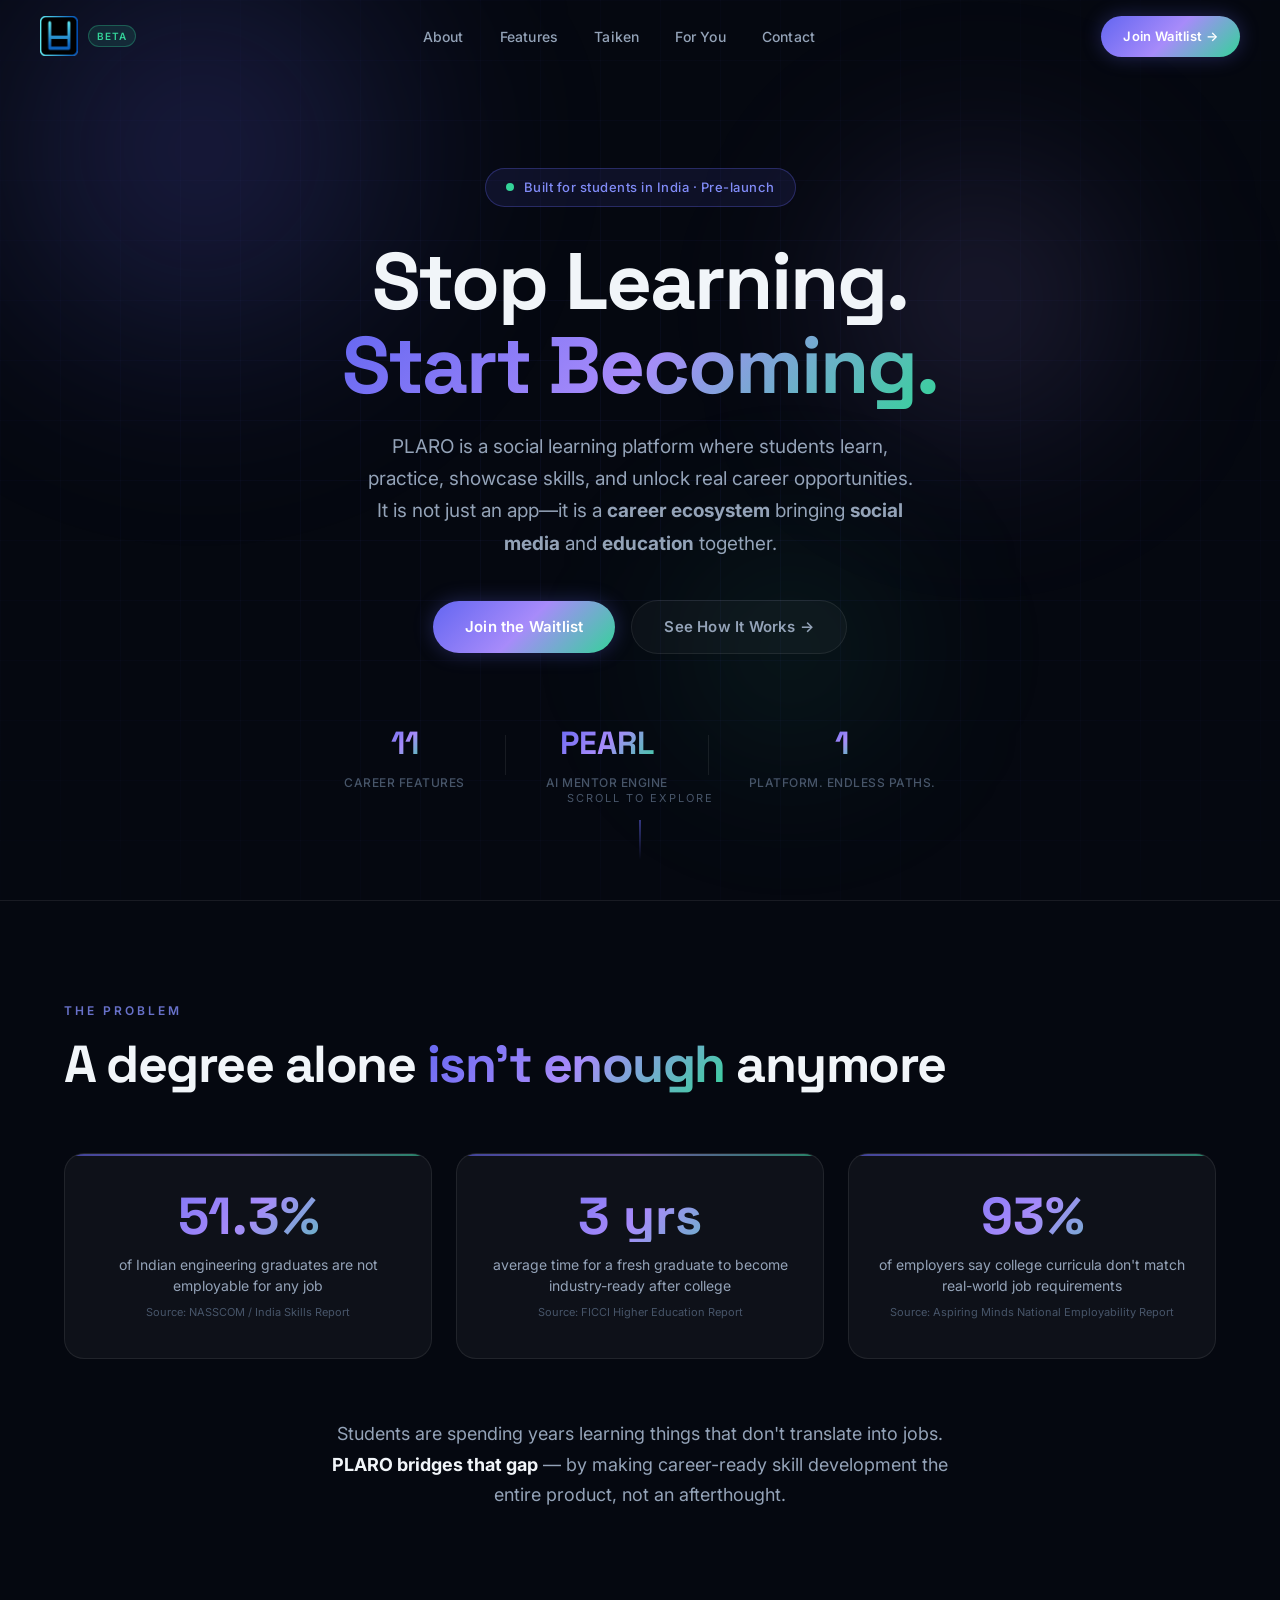
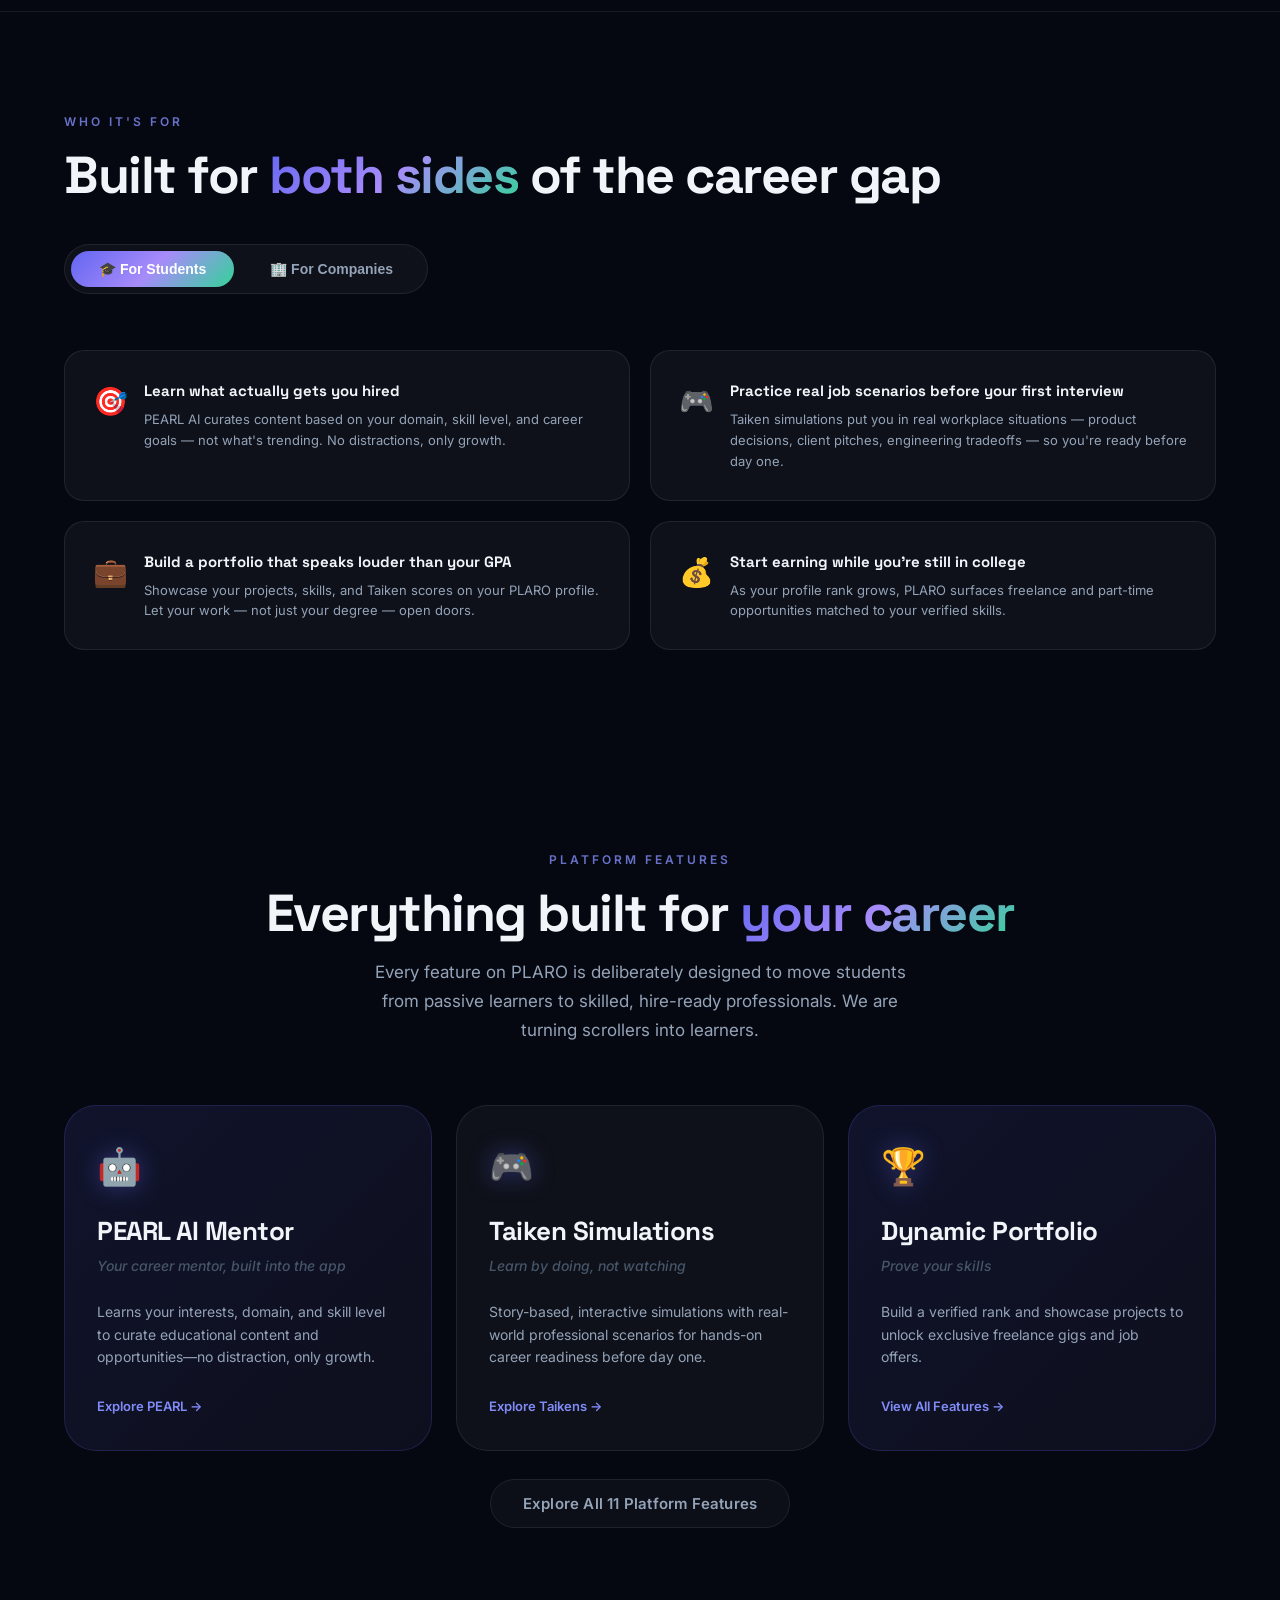
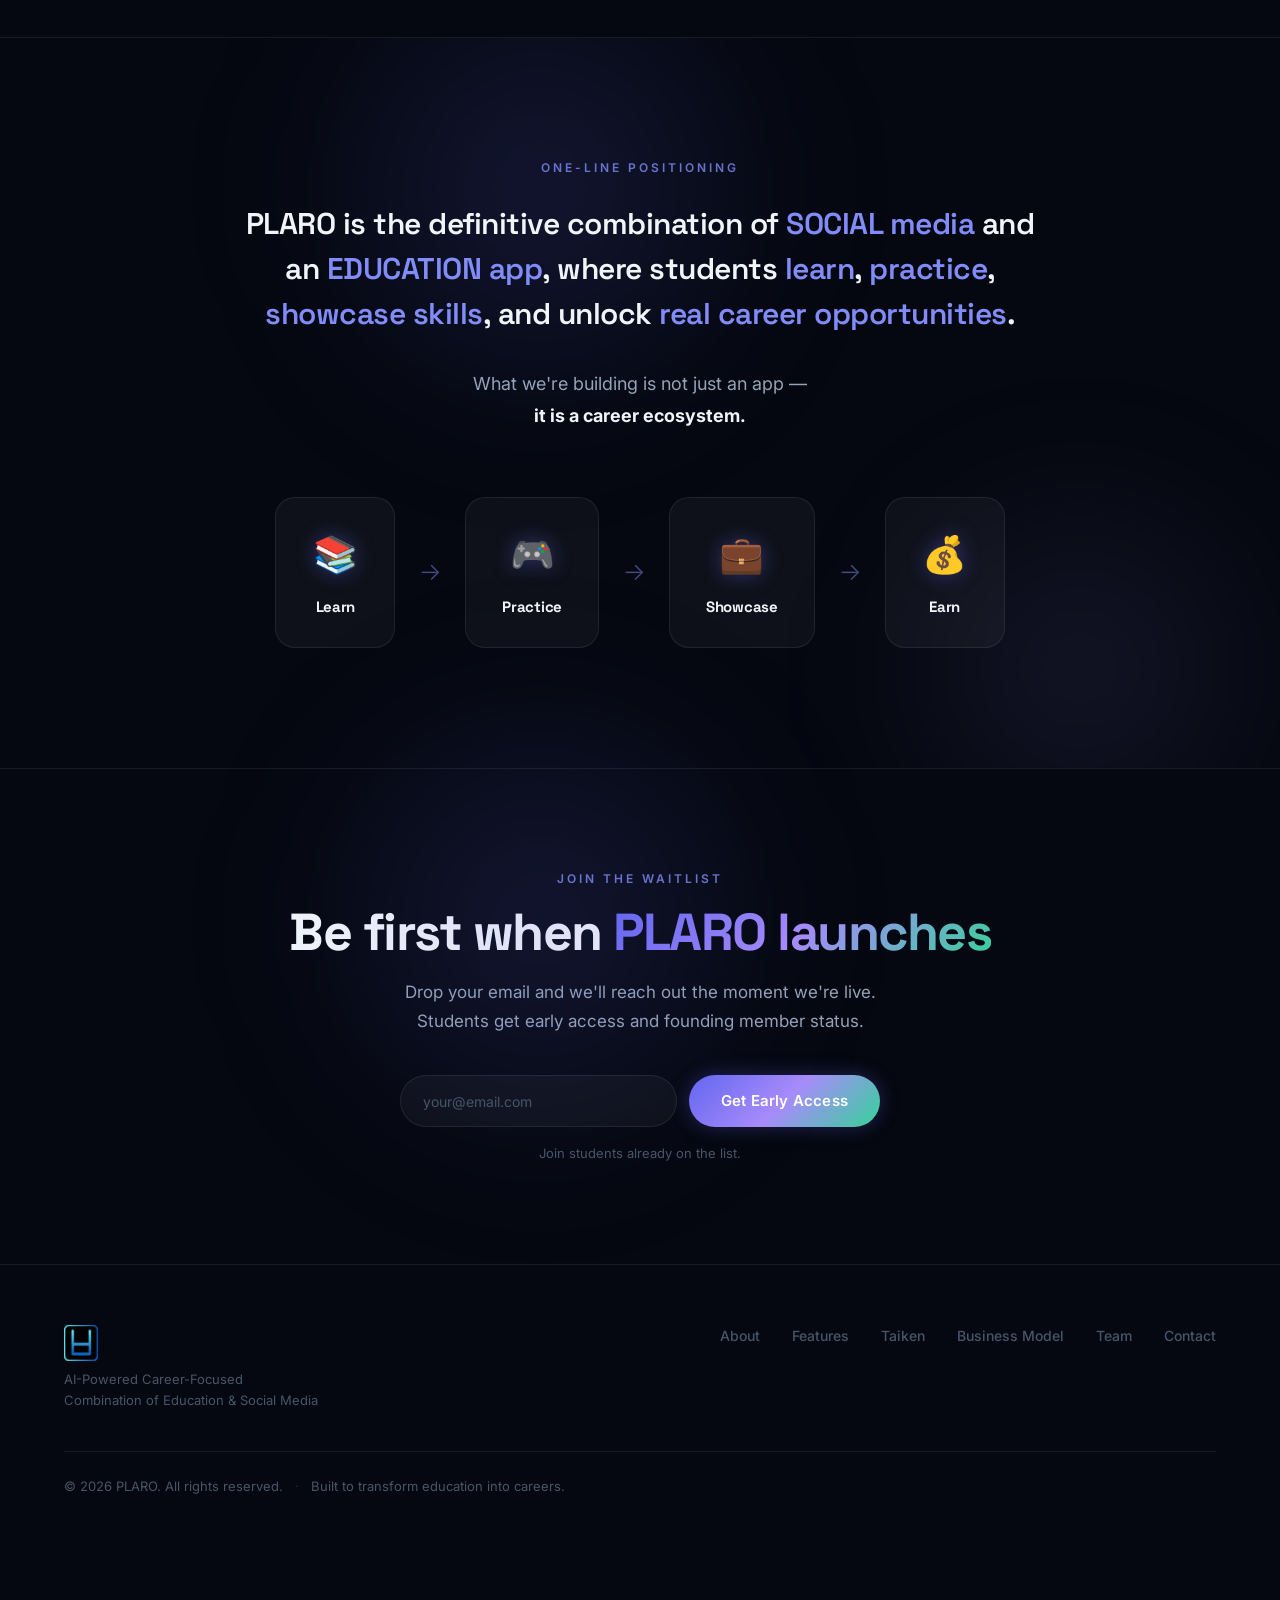
<file: index.html>
<!DOCTYPE html>
<html lang="en">

<head>
  <meta charset="UTF-8" />
  <meta name="viewport" content="width=device-width, initial-scale=1.0" />
  <title>PLARO — Turn Your College Years Into a Career</title>
  <meta name="description"
    content="PLARO is a social learning platform where students learn, practice, showcase skills, and unlock real career opportunities. Built for the future of education." />
  
  <!-- Open Graph / Facebook -->
  <meta property="og:type" content="website" />
  <meta property="og:url" content="https://plaro.com/" />
  <meta property="og:title" content="PLARO — Turn Your College Years Into a Career" />
  <meta property="og:description" content="PLARO combines social media and education. Learn real skills, practice through career simulations, build a portfolio, and land opportunities." />
  <meta property="og:image" content="https://plaro.com/og-image.jpg" />

  <!-- Twitter -->
  <meta property="twitter:card" content="summary_large_image" />
  <meta property="twitter:url" content="https://plaro.com/" />
  <meta property="twitter:title" content="PLARO — Turn Your College Years Into a Career" />
  <meta property="twitter:description" content="PLARO combines social media and education. Learn real skills, practice through career simulations, build a portfolio, and land opportunities." />
  <meta property="twitter:image" content="https://plaro.com/og-image.jpg" />
  <link rel="preconnect" href="https://fonts.googleapis.com" />
  <link rel="preconnect" href="https://fonts.gstatic.com" crossorigin />
  <link
    href="https://fonts.googleapis.com/css2?family=Inter:wght@300;400;500;600;700;800;900&family=Space+Grotesk:wght@400;500;600;700&display=swap"
    rel="stylesheet" />
  <link rel="stylesheet" href="styles.css" />
</head>

<body>

  <!-- NAV -->
  <nav id="navbar" class="navbar">
    <div class="nav-inner">
      <a href="index.html" class="nav-logo" style="text-decoration: none;">
        <img src="logo.png" alt="PLARO" class="logo-img">
        <span class="logo-badge">Beta</span>
      </a>
      <ul class="nav-links">
        <li><a href="about.html">About</a></li>
        <li><a href="features.html">Features</a></li>
        <li><a href="features.html#taiken">Taiken</a></li>
        <li><a href="#for-you">For You</a></li>
        <li><a href="contact.html">Contact</a></li>
      </ul>
      <div class="nav-right">
        <a href="#waitlist" class="nav-cta">Join Waitlist →</a>
        <button class="mobile-toggle" aria-label="Toggle menu">
          <span class="bar"></span>
          <span class="bar"></span>
          <span class="bar"></span>
        </button>
      </div>
    </div>
  </nav>

  <!-- HERO -->
  <section class="hero" id="top">
    <div class="hero-bg">
      <div class="orb orb-1"></div>
      <div class="orb orb-2"></div>
      <div class="orb orb-3"></div>
      <div class="grid-overlay"></div>
    </div>
    <div class="hero-content">
      <div class="hero-badge">
        <span class="pulse-dot"></span>
        Built for students in India · Pre-launch
      </div>
      <h1 class="hero-title">
        Stop Learning.<br />
        <span class="gradient-text">Start Becoming.</span>
      </h1>
      <p class="hero-subtitle">
        PLARO is a social learning platform where students learn, practice, showcase skills, and unlock real career opportunities. It is not just an app—it is a <strong>career ecosystem</strong> bringing <strong>social media</strong> and <strong>education</strong> together.
      </p>
      <div class="hero-actions">
        <a href="#waitlist" class="btn btn-primary">Join the Waitlist</a>
        <a href="#features" class="btn btn-ghost">See How It Works →</a>
      </div>
      <div class="hero-stats">
        <div class="stat">
          <span class="stat-num">11</span>
          <span class="stat-label">Career Features</span>
        </div>
        <div class="stat-divider"></div>
        <div class="stat">
          <span class="stat-num">PEARL</span>
          <span class="stat-label">AI Mentor Engine</span>
        </div>
        <div class="stat-divider"></div>
        <div class="stat">
          <span class="stat-num">1</span>
          <span class="stat-label">Platform. Endless paths.</span>
        </div>
      </div>
    </div>
    <div class="hero-scroll-hint">
      <span>scroll to explore</span>
      <div class="scroll-line"></div>
    </div>
  </section>

  <!-- THE PROBLEM -->
  <section class="problem-section reveal" id="problem">
    <div class="container">
      <p class="section-eyebrow">The Problem</p>
      <h2 class="section-title">A degree alone <span class="gradient-text">isn't enough</span> anymore</h2>
      
      <div class="problem-stat-row reveal-scale">
        <div class="problem-stat-card">
          <div class="problem-stat-num">51.3%</div>
          <div class="problem-stat-label">of Indian engineering graduates are not employable for any job</div>
          <div class="problem-stat-source">Source: NASSCOM / India Skills Report</div>
        </div>
        <div class="problem-stat-card">
          <div class="problem-stat-num">3 yrs</div>
          <div class="problem-stat-label">average time for a fresh graduate to become industry-ready after college</div>
          <div class="problem-stat-source">Source: FICCI Higher Education Report</div>
        </div>
        <div class="problem-stat-card">
          <div class="problem-stat-num">93%</div>
          <div class="problem-stat-label">of employers say college curricula don't match real-world job requirements</div>
          <div class="problem-stat-source">Source: Aspiring Minds National Employability Report</div>
        </div>
      </div>

      <div class="problem-divider">
        <p>Students are spending years learning things that don't translate into jobs. <strong>PLARO bridges that gap</strong> — by making career-ready skill development the entire product, not an afterthought.</p>
      </div>
    </div>
  </section>

  <!-- FOR STUDENTS / FOR COMPANIES TABS -->
  <section class="for-students-section reveal" id="for-you">
    <div class="container">
      <p class="section-eyebrow">Who It's For</p>
      <h2 class="section-title" style="margin-bottom: 40px;">Built for <span class="gradient-text">both sides</span> of the career gap</h2>

      <div class="audience-tabs reveal-fade">
        <button class="audience-tab active" onclick="switchTab('students')">🎓 For Students</button>
        <button class="audience-tab" onclick="switchTab('companies')">🏢 For Companies</button>
      </div>

      <div class="audience-panel active" id="panel-students">
        <div class="audience-card">
          <div class="audience-card-icon">🎯</div>
          <div>
            <div class="audience-card-title">Learn what actually gets you hired</div>
            <div class="audience-card-desc">PEARL AI curates content based on your domain, skill level, and career goals — not what's trending. No distractions, only growth.</div>
          </div>
        </div>
        <div class="audience-card">
          <div class="audience-card-icon">🎮</div>
          <div>
            <div class="audience-card-title">Practice real job scenarios before your first interview</div>
            <div class="audience-card-desc">Taiken simulations put you in real workplace situations — product decisions, client pitches, engineering tradeoffs — so you're ready before day one.</div>
          </div>
        </div>
        <div class="audience-card">
          <div class="audience-card-icon">💼</div>
          <div>
            <div class="audience-card-title">Build a portfolio that speaks louder than your GPA</div>
            <div class="audience-card-desc">Showcase your projects, skills, and Taiken scores on your PLARO profile. Let your work — not just your degree — open doors.</div>
          </div>
        </div>
        <div class="audience-card">
          <div class="audience-card-icon">💰</div>
          <div>
            <div class="audience-card-title">Start earning while you're still in college</div>
            <div class="audience-card-desc">As your profile rank grows, PLARO surfaces freelance and part-time opportunities matched to your verified skills.</div>
          </div>
        </div>
      </div>

      <div class="audience-panel" id="panel-companies">
        <div class="audience-card">
          <div class="audience-card-icon">🔍</div>
          <div>
            <div class="audience-card-title">Find pre-vetted talent instantly</div>
            <div class="audience-card-desc">Every student on PLARO has a verified skill profile built from real simulations and educator-rated content — not just self-reported experience.</div>
          </div>
        </div>
        <div class="audience-card">
          <div class="audience-card-icon">📊</div>
          <div>
            <div class="audience-card-title">Hire for workflow fit, not just credentials</div>
            <div class="audience-card-desc">Filter candidates by domain, Taiken simulation scores, and Plaro Points. Know they can actually do the job before the first interview.</div>
          </div>
        </div>
        <div class="audience-card">
          <div class="audience-card-icon">⚡</div>
          <div>
            <div class="audience-card-title">Reduce onboarding time dramatically</div>
            <div class="audience-card-desc">Students who have practiced real scenarios through Taiken require significantly less ramp-up time — they know how the workplace works before they arrive.</div>
          </div>
        </div>
        <div class="audience-card">
          <div class="audience-card-icon">🤝</div>
          <div>
            <div class="audience-card-title">Post freelance tasks and part-time projects</div>
            <div class="audience-card-desc">Access a pipeline of motivated, skilled student talent for short-term work — at a fraction of the cost of traditional hiring.</div>
          </div>
        </div>
      </div>
    </div>
  </section>

  <!-- FEATURES INTRO -->
  <section class="section-intro" id="features">
    <div class="container">
      <p class="section-eyebrow">Platform Features</p>
      <h2 class="section-title">Everything built for <span class="gradient-text">your career</span></h2>
      <p class="section-desc">Every feature on PLARO is deliberately designed to move students from passive learners to skilled, hire-ready professionals. We are turning scrollers into learners.</p>
    </div>
  </section>

  <!-- FEATURES GRID -->
  <section class="features-section">
  <!-- FEATURES SUMMARY -->
  <section class="features-section reveal">
    <div class="container">
      <div class="feature-row-3">
        <!-- Summary Card 1 -->
        <div class="feature-card feature-accent" style="padding: 32px;">
          <div class="feature-icon-wrap">
            <div class="feature-icon">🤖</div>
          </div>
          <h3 class="feature-title">PEARL AI Mentor</h3>
          <p class="feature-tagline">Your career mentor, built into the app</p>
          <p style="color: var(--text-secondary); font-size: 14px; margin-bottom: 24px;">Learns your interests, domain, and skill level to curate educational content and opportunities—no distraction, only growth.</p>
          <a href="features.html#pearl" style="color: var(--primary-light); font-size: 13px; font-weight: 600; text-decoration: none;">Explore PEARL →</a>
        </div>

        <!-- Summary Card 2 -->
        <div class="feature-card" style="padding: 32px;">
          <div class="feature-icon-wrap">
            <div class="feature-icon">🎮</div>
          </div>
          <h3 class="feature-title">Taiken Simulations</h3>
          <p class="feature-tagline">Learn by doing, not watching</p>
          <p style="color: var(--text-secondary); font-size: 14px; margin-bottom: 24px;">Story-based, interactive simulations with real-world professional scenarios for hands-on career readiness before day one.</p>
          <a href="features.html#taiken" style="color: var(--primary-light); font-size: 13px; font-weight: 600; text-decoration: none;">Explore Taikens →</a>
        </div>

        <!-- Summary Card 3 -->
        <div class="feature-card feature-accent" style="padding: 32px;">
          <div class="feature-icon-wrap">
            <div class="feature-icon">🏆</div>
          </div>
          <h3 class="feature-title">Dynamic Portfolio</h3>
          <p class="feature-tagline">Prove your skills</p>
          <p style="color: var(--text-secondary); font-size: 14px; margin-bottom: 24px;">Build a verified rank and showcase projects to unlock exclusive freelance gigs and job offers.</p>
          <a href="features.html" style="color: var(--primary-light); font-size: 13px; font-weight: 600; text-decoration: none;">View All Features →</a>
        </div>
      </div>
      
      <div style="text-align: center; margin-top: 40px;">
        <a href="features.html" class="btn btn-ghost">Explore All 11 Platform Features</a>
      </div>
    </div>
  </section>

  <!-- POSITIONING / VISION -->
  <section class="positioning-section reveal" id="positioning">
    <div class="pos-bg">
      <div class="orb orb-pos-1"></div>
      <div class="orb orb-pos-2"></div>
    </div>
    <div class="container">
      <p class="section-eyebrow">One-Line Positioning</p>
      <blockquote class="position-quote reveal-scale">
        PLARO is the definitive combination of <span class="highlight">SOCIAL media</span> and an <span class="highlight">EDUCATION app</span>, where students <span class="highlight">learn</span>, <span class="highlight">practice</span>, <span class="highlight">showcase skills</span>, and unlock <span class="highlight">real career opportunities</span>.
      </blockquote>
      <p class="position-statement">
        What we're building is not just an app —<br />
        <strong>it is a career ecosystem.</strong>
      </p>

      <div class="journey-flow">
        <div class="jf-step">
          <div class="jf-icon">📚</div>
          <div class="jf-label">Learn</div>
        </div>
        <div class="jf-arrow">→</div>
        <div class="jf-step">
          <div class="jf-icon">🎮</div>
          <div class="jf-label">Practice</div>
        </div>
        <div class="jf-arrow">→</div>
        <div class="jf-step">
          <div class="jf-icon">💼</div>
          <div class="jf-label">Showcase</div>
        </div>
        <div class="jf-arrow">→</div>
        <div class="jf-step">
          <div class="jf-icon">💰</div>
          <div class="jf-label">Earn</div>
        </div>
      </div>
    </div>
  </section>

  <!-- WAITLIST -->
  <section class="waitlist-section reveal" id="waitlist">
    <div class="container">
      <div class="pos-bg">
        <div class="orb orb-pos-1"></div>
      </div>
      <p class="section-eyebrow">Join the Waitlist</p>
      <h2 class="section-title">Be first when <span class="gradient-text">PLARO launches</span></h2>
      <p class="section-desc" style="max-width: 500px; margin: 0 auto;">Drop your email and we'll reach out the moment we're live. Students get early access and founding member status.</p>

      <div class="waitlist-form reveal-scale">
        <input type="email" class="waitlist-input" placeholder="your@email.com" id="waitlist-email" />
        <a href="#" class="btn btn-primary" onclick="handleWaitlist(event)">Get Early Access</a>
      </div>
      <div class="waitlist-count" id="waitlist-msg">Join students already on the list.</div>
    </div>
  </section>

  <!-- FOOTER -->
  <footer class="footer">
    <div class="container">
      <div class="footer-top">
        <div class="footer-brand">
          <img src="logo.png" alt="PLARO" class="logo-img logo-img-footer">
          <p>AI-Powered Career-Focused<br />Combination of Education & Social Media</p>
        </div>
        <div class="footer-links">
          <a href="about.html">About</a>
          <a href="features.html">Features</a>
          <a href="features.html#taiken">Taiken</a>
          <a href="about.html#model">Business Model</a>
          <a href="about.html#team">Team</a>
          <a href="contact.html">Contact</a>
        </div>
      </div>
      <div class="footer-bottom">
        <span>© 2026 PLARO. All rights reserved.</span>
        <span class="footer-dot">·</span>
        <span>Built to transform education into careers.</span>
      </div>
    </div>
  </footer>

  <script src="main.js"></script>
  <script>
    // Audience tab switcher
    function switchTab(tab) {
      document.querySelectorAll('.audience-tab').forEach(t => t.classList.remove('active'));
      document.querySelectorAll('.audience-panel').forEach(p => p.classList.remove('active'));
      document.getElementById('panel-' + tab).classList.add('active');
      event.target.classList.add('active');
    }

    // Waitlist form
    function handleWaitlist(e) {
      e.preventDefault();
      const email = document.getElementById('waitlist-email').value;
      if (!email || !email.includes('@')) {
        document.getElementById('waitlist-msg').textContent = 'Please enter a valid email address.';
        return;
      }
      document.getElementById('waitlist-msg').innerHTML = '✅ You\'re on the list! We\'ll be in touch soon.';
      document.getElementById('waitlist-email').value = '';
      document.getElementById('waitlist-email').disabled = true;
    }
  </script>
</body>

</html>
</file>
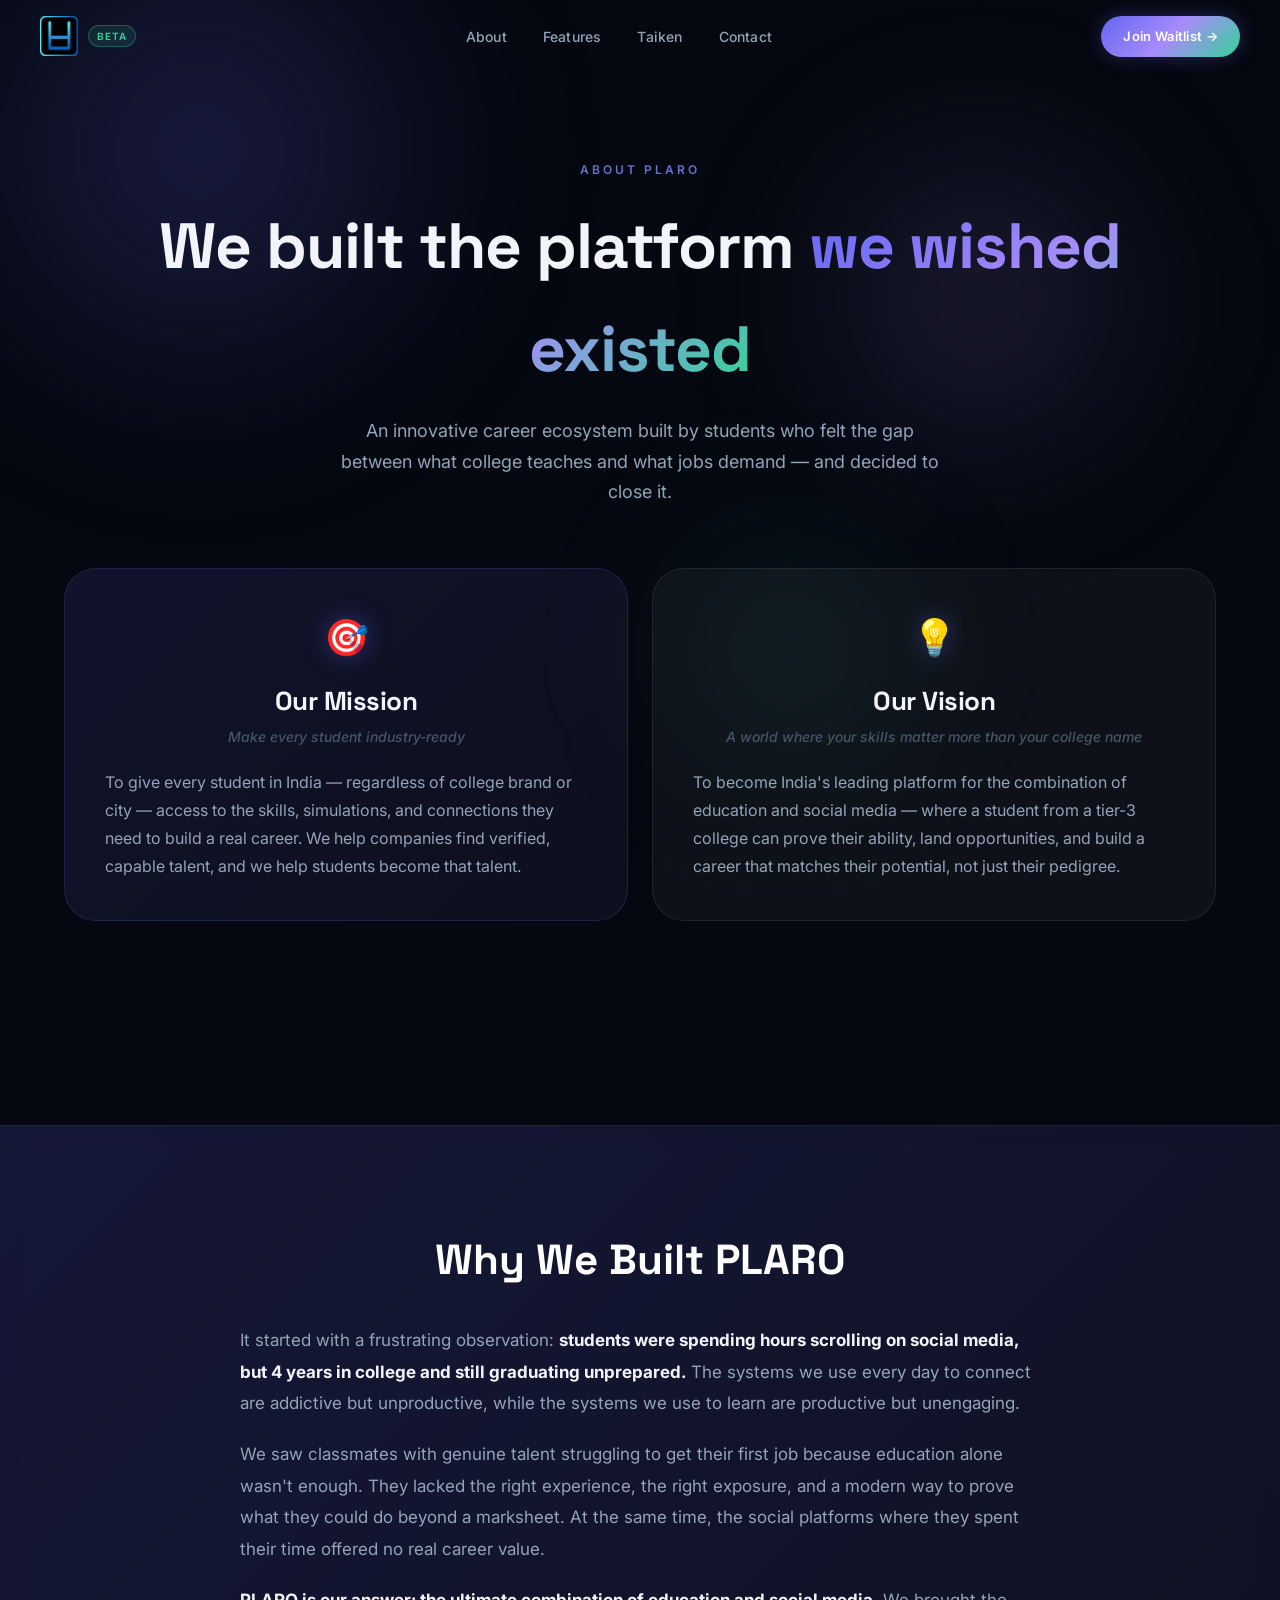
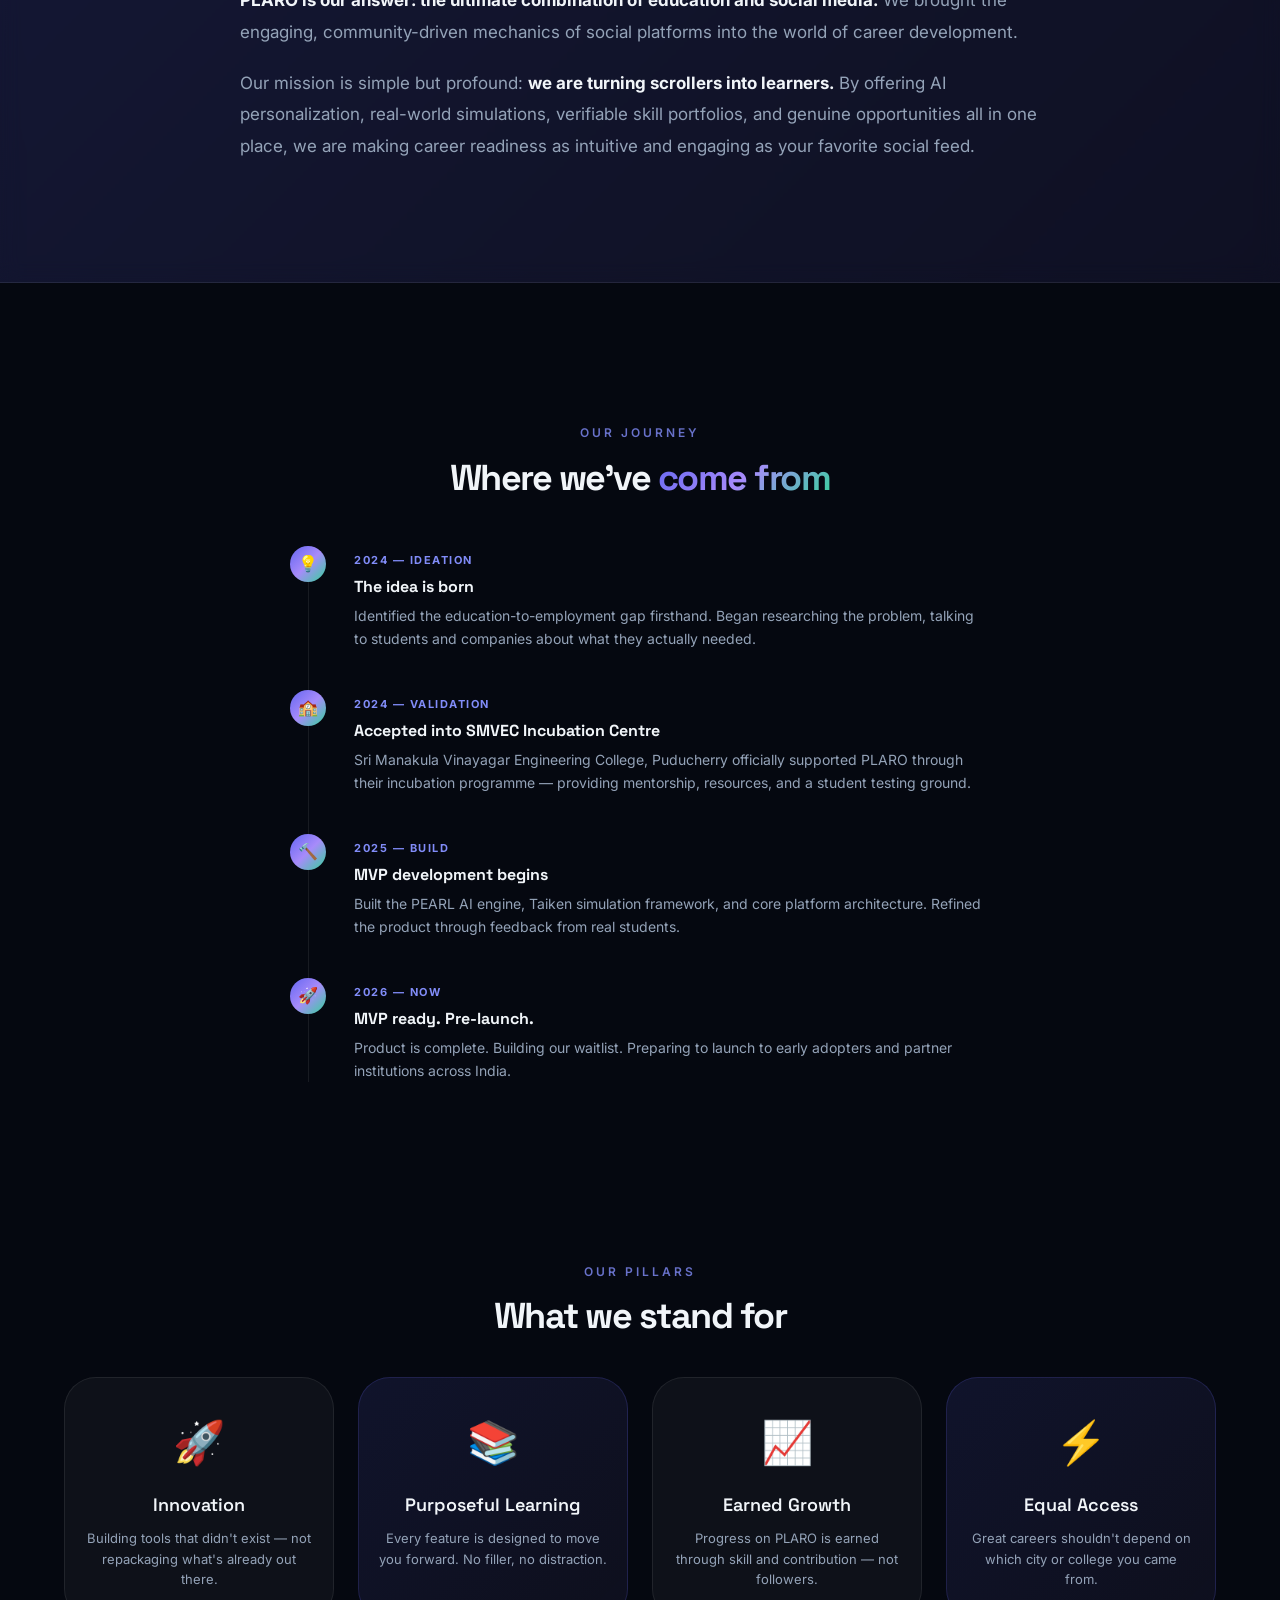
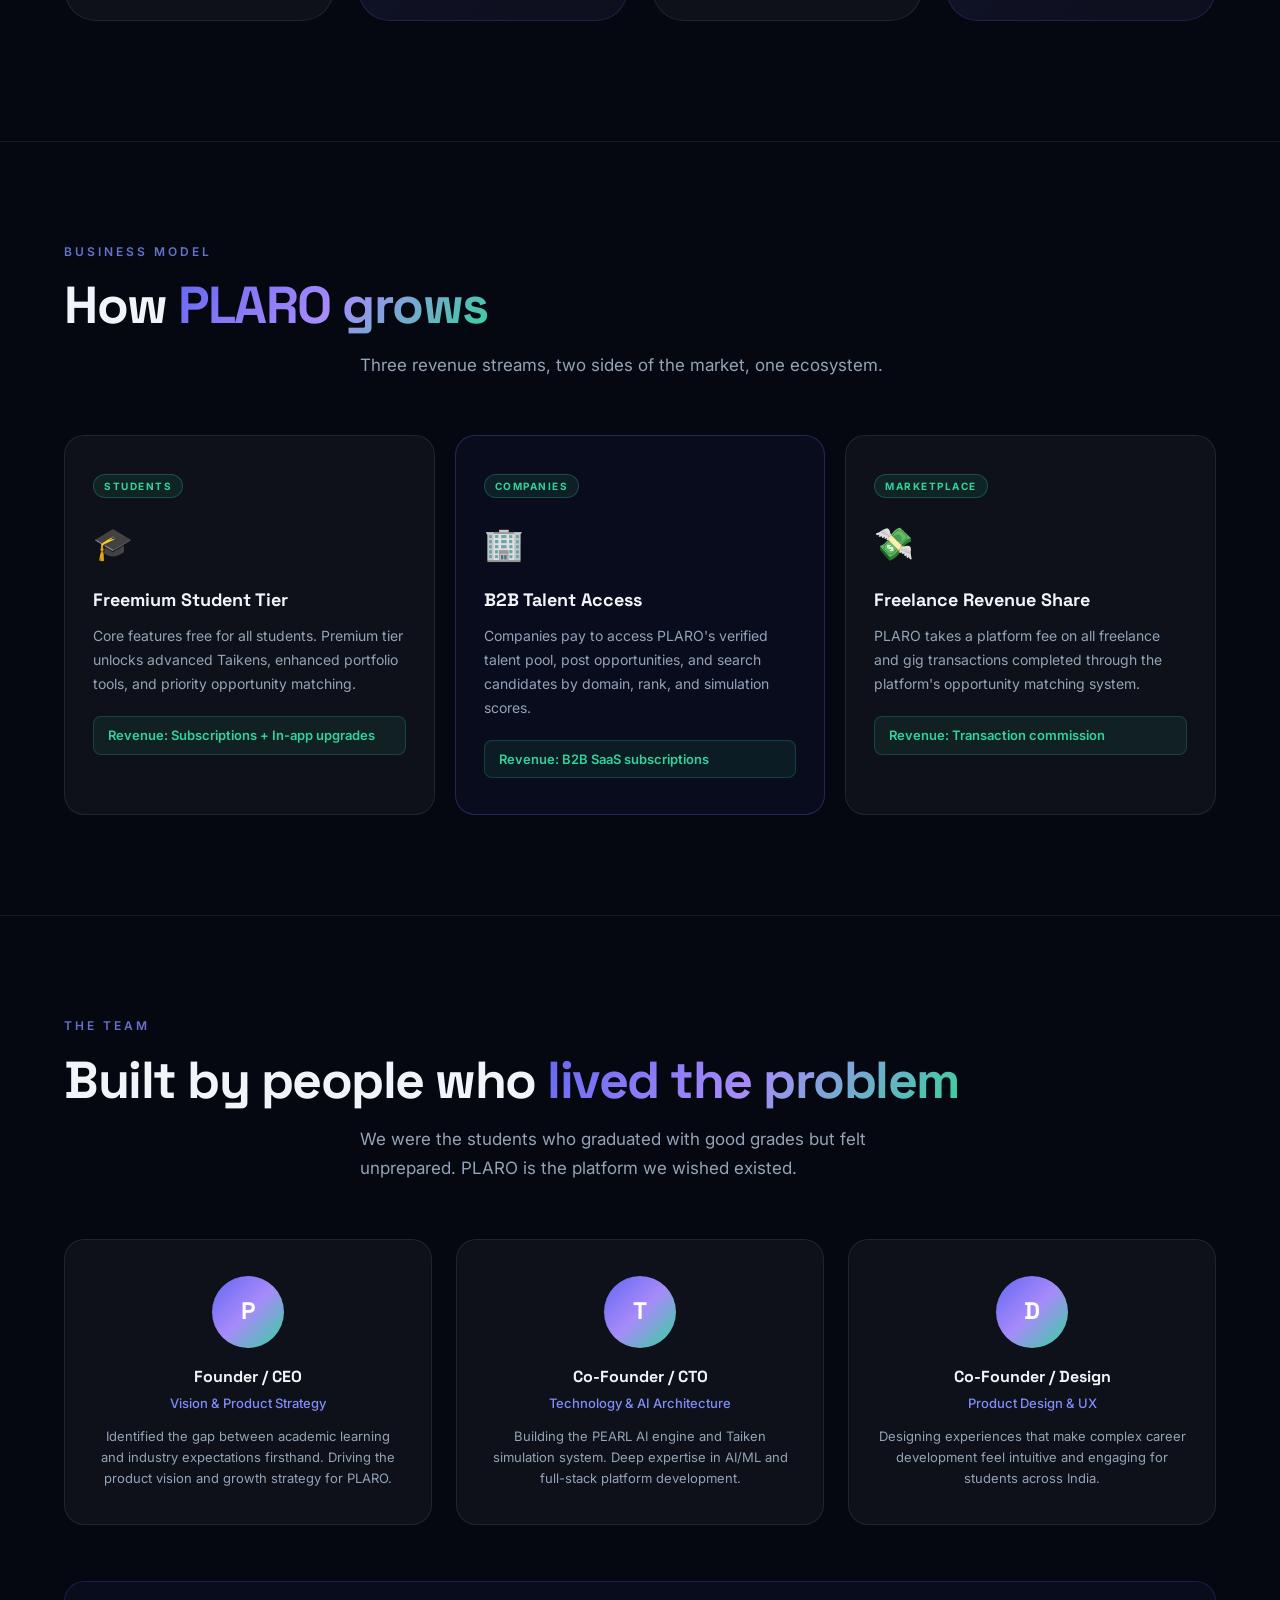
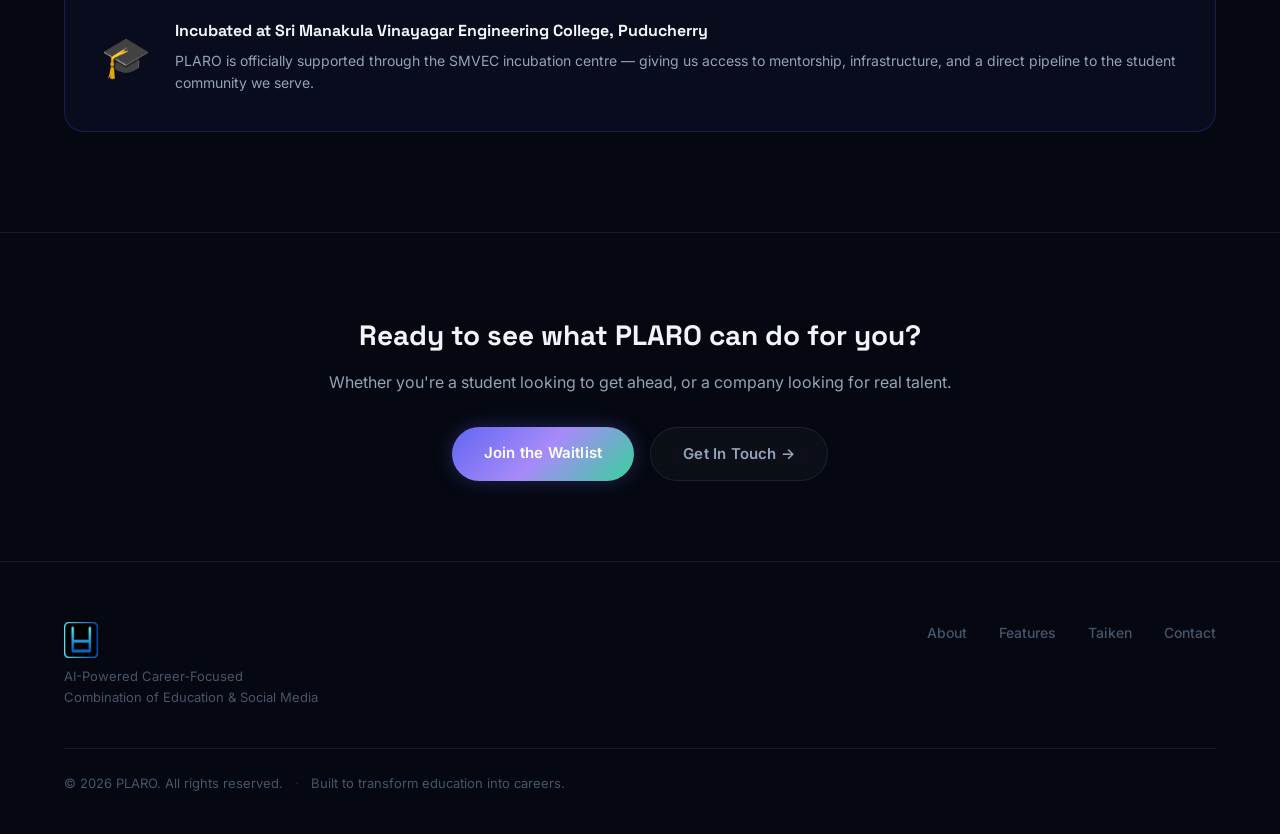
<file: about.html>
<!DOCTYPE html>
<html lang="en">

<head>
    <meta charset="UTF-8" />
    <meta name="viewport" content="width=device-width, initial-scale=1.0" />
    <title>About PLARO — Bridging Education and Industry</title>
    <meta name="description"
        content="Learn the story and vision behind PLARO, a career ecosystem and social learning platform built by students to bridge the gap between college and the real world." />

    <!-- Open Graph / Facebook -->
    <meta property="og:type" content="website" />
    <meta property="og:url" content="https://plaro.com/about" />
    <meta property="og:title" content="About PLARO — Bridging Education and Industry" />
    <meta property="og:description" content="Learn the story and vision behind PLARO, a career ecosystem and social learning platform built by students to bridge the gap between college and the real world." />
    <meta property="og:image" content="https://plaro.com/og-image-about.jpg" />

    <!-- Twitter -->
    <meta property="twitter:card" content="summary_large_image" />
    <meta property="twitter:url" content="https://plaro.com/about" />
    <meta property="twitter:title" content="About PLARO — Bridging Education and Industry" />
    <meta property="twitter:description" content="Learn the story and vision behind PLARO, a career ecosystem and social learning platform built by students to bridge the gap between college and the real world." />
    <meta property="twitter:image" content="https://plaro.com/og-image-about.jpg" />
    <link rel="preconnect" href="https://fonts.googleapis.com" />
    <link rel="preconnect" href="https://fonts.gstatic.com" crossorigin />
    <link
        href="https://fonts.googleapis.com/css2?family=Inter:wght@300;400;500;600;700;800;900&family=Space+Grotesk:wght@400;500;600;700&display=swap"
        rel="stylesheet" />
    <link rel="stylesheet" href="styles.css" />
    <style>
        .about-header {
            padding: 160px 24px 60px;
            text-align: center;
            position: relative;
        }

        .about-title {
            font-family: 'Space Grotesk', sans-serif;
            font-size: clamp(36px, 6vw, 64px);
            font-weight: 800;
            letter-spacing: -1px;
            margin-bottom: 16px;
        }

        .about-subtitle {
            font-size: 18px;
            color: var(--text-secondary);
            max-width: 600px;
            margin: 0 auto;
            line-height: 1.7;
        }

        /* Journey / Story Section */
        .journey-section {
            background: var(--gradient-card);
            border-top: 1px solid var(--border);
            border-bottom: 1px solid var(--border);
            padding: 100px 0;
            position: relative;
            overflow: hidden;
            margin: 60px 0;
        }

        .journey-section::before {
            content: '';
            position: absolute;
            top: 0; left: 0; right: 0; bottom: 0;
            background: rgba(99, 102, 241, 0.03);
            backdrop-filter: blur(10px);
            z-index: 0;
        }

        .journey-content {
            position: relative;
            z-index: 1;
            max-width: 800px;
            margin: 0 auto;
        }

        .journey-title {
            font-family: 'Space Grotesk', sans-serif;
            font-size: 42px;
            font-weight: 700;
            margin-bottom: 32px;
            color: #fff;
            text-align: center;
        }

        .journey-text {
            font-size: 17px;
            color: var(--text-secondary);
            line-height: 1.85;
            margin-bottom: 20px;
        }

        .journey-text strong {
            color: var(--text-primary);
        }

        /* Milestone Timeline */
        .milestones-section {
            padding: 80px 0;
        }

        .milestone-list {
            max-width: 700px;
            margin: 48px auto 0;
            position: relative;
        }

        .milestone-list::before {
            content: '';
            position: absolute;
            left: 18px;
            top: 0; bottom: 0;
            width: 1px;
            background: var(--border);
        }

        .milestone-item {
            display: flex;
            gap: 28px;
            margin-bottom: 40px;
            position: relative;
        }

        .milestone-dot {
            width: 36px;
            height: 36px;
            border-radius: 50%;
            background: var(--gradient-main);
            display: flex;
            align-items: center;
            justify-content: center;
            font-size: 16px;
            flex-shrink: 0;
            position: relative;
            z-index: 1;
        }

        .milestone-body {
            padding-top: 6px;
        }

        .milestone-date {
            font-size: 11px;
            font-weight: 700;
            letter-spacing: 1.5px;
            text-transform: uppercase;
            color: var(--primary-light);
            margin-bottom: 4px;
        }

        .milestone-title {
            font-family: 'Space Grotesk', sans-serif;
            font-size: 16px;
            font-weight: 700;
            color: var(--text-primary);
            margin-bottom: 6px;
        }

        .milestone-desc {
            font-size: 14px;
            color: var(--text-secondary);
            line-height: 1.6;
        }

        /* Core Values */
        .core-values-section {
            padding: 60px 0 120px;
        }

        .value-icon {
            font-size: 42px;
            margin-bottom: 16px;
            text-align: center;
            display: block;
            animation: pulse 4s ease-in-out infinite alternate;
        }

        .value-title {
            text-align: center;
            font-family: 'Space Grotesk', sans-serif;
            font-size: 18px;
            font-weight: 600;
            margin-top: 12px;
            color: var(--text-primary);
        }

        .value-desc {
            font-size: 13px;
            color: var(--text-secondary);
            text-align: center;
            line-height: 1.6;
            margin-top: 8px;
        }

        @keyframes pulse {
            0% { transform: scale(1); filter: drop-shadow(0 0 10px rgba(99, 102, 241, 0.4)); }
            100% { transform: scale(1.05); filter: drop-shadow(0 0 20px rgba(167, 139, 250, 0.6)); }
        }

        .reveal {
            opacity: 0;
            transform: translateY(30px);
            transition: all 0.8s cubic-bezier(0.4, 0, 0.2, 1);
        }

        .reveal.active {
            opacity: 1;
            transform: translateY(0);
        }

        /* CTA Strip */
        .about-cta-strip {
            border-top: 1px solid var(--border);
            padding: 80px 0;
            text-align: center;
        }

        .about-cta-strip h3 {
            font-family: 'Space Grotesk', sans-serif;
            font-size: 28px;
            font-weight: 700;
            margin-bottom: 12px;
        }

        .about-cta-strip p {
            color: var(--text-secondary);
            font-size: 16px;
            margin-bottom: 32px;
        }

        .cta-button-row {
            display: flex;
            gap: 16px;
            justify-content: center;
            flex-wrap: wrap;
        }
    </style>
</head>

<body>

    <!-- NAV -->
    <nav id="navbar" class="navbar">
        <div class="nav-inner">
            <a href="index.html" class="nav-logo" style="text-decoration: none;">
                <img src="logo.png" alt="PLARO" class="logo-img">
                <span class="logo-badge">Beta</span>
            </a>
            <ul class="nav-links">
                <li><a href="about.html">About</a></li>
                <li><a href="index.html#features">Features</a></li>
                <li><a href="index.html#taiken">Taiken</a></li>
                <li><a href="contact.html">Contact</a></li>
            </ul>
            <div class="nav-right">
                <a href="index.html#waitlist" class="nav-cta">Join Waitlist →</a>
                <button class="mobile-toggle" aria-label="Toggle menu">
                    <span class="bar"></span>
                    <span class="bar"></span>
                    <span class="bar"></span>
                </button>
            </div>
        </div>
    </nav>

    <!-- BACKGROUND ORBS -->
    <div class="hero-bg" style="position: fixed; z-index: -1;">
        <div class="orb orb-1"></div>
        <div class="orb orb-2"></div>
        <div class="orb orb-3"></div>
    </div>

    <!-- ABOUT HEADER -->
    <header class="about-header reveal">
        <div class="container">
            <p class="section-eyebrow">About PLARO</p>
            <h1 class="about-title">We built the platform <span class="gradient-text">we wished existed</span></h1>
            <p class="about-subtitle">An innovative career ecosystem built by students who felt the gap between what college teaches and what jobs demand — and decided to close it.</p>
        </div>
    </header>

    <!-- MISSION & VISION -->
    <section class="features-section">
        <div class="container">
            <div class="feature-row-2 reveal-scale">

                <div class="feature-card feature-accent">
                    <div class="feature-icon-wrap" style="text-align: center;">
                        <div class="feature-icon">🎯</div>
                    </div>
                    <h3 class="feature-title" style="text-align: center;">Our Mission</h3>
                    <p class="feature-tagline" style="text-align: center; margin-bottom: 20px;">Make every student industry-ready</p>
                    <p style="color: var(--text-secondary); line-height: 1.75;">
                        To give every student in India — regardless of college brand or city — access to the skills, simulations, and connections they need to build a real career. We help companies find verified, capable talent, and we help students become that talent.
                    </p>
                </div>

                <div class="feature-card">
                    <div class="feature-icon-wrap" style="text-align: center;">
                        <div class="feature-icon">💡</div>
                    </div>
                    <h3 class="feature-title" style="text-align: center;">Our Vision</h3>
                    <p class="feature-tagline" style="text-align: center; margin-bottom: 20px;">A world where your skills matter more than your college name</p>
                    <p style="color: var(--text-secondary); line-height: 1.75;">
                        To become India's leading platform for the combination of education and social media — where a student from a tier-3 college can prove their ability, land opportunities, and build a career that matches their potential, not just their pedigree.
                    </p>
                </div>

            </div>
        </div>
    </section>

    <!-- OUR STORY -->
    <section class="journey-section reveal">
        <div class="container">
            <div class="journey-content">
                <h2 class="journey-title">Why We Built PLARO</h2>
                <p class="journey-text">
                    It started with a frustrating observation: <strong>students were spending hours scrolling on social media, but 4 years in college and still graduating unprepared.</strong> The systems we use every day to connect are addictive but unproductive, while the systems we use to learn are productive but unengaging.
                </p>
                <p class="journey-text">
                    We saw classmates with genuine talent struggling to get their first job because education alone wasn't enough. They lacked the right experience, the right exposure, and a modern way to prove what they could do beyond a marksheet. At the same time, the social platforms where they spent their time offered no real career value.
                </p>
                <p class="journey-text">
                    <strong>PLARO is our answer: the ultimate combination of education and social media.</strong> We brought the engaging, community-driven mechanics of social platforms into the world of career development. 
                </p>
                <p class="journey-text">
                    Our mission is simple but profound: <strong>we are turning scrollers into learners.</strong> By offering AI personalization, real-world simulations, verifiable skill portfolios, and genuine opportunities all in one place, we are making career readiness as intuitive and engaging as your favorite social feed.
                </p>
            </div>
        </div>
    </section>

    <!-- MILESTONES -->
    <section class="milestones-section reveal">
        <div class="container">
            <div style="text-align: center; margin-bottom: 8px;">
                <p class="section-eyebrow">Our Journey</p>
                <h2 class="section-title" style="font-size: 36px;">Where we've <span class="gradient-text">come from</span></h2>
            </div>

            <div class="milestone-list">
                <div class="milestone-item">
                    <div class="milestone-dot">💡</div>
                    <div class="milestone-body">
                        <div class="milestone-date">2024 — Ideation</div>
                        <div class="milestone-title">The idea is born</div>
                        <div class="milestone-desc">Identified the education-to-employment gap firsthand. Began researching the problem, talking to students and companies about what they actually needed.</div>
                    </div>
                </div>

                <div class="milestone-item">
                    <div class="milestone-dot">🏫</div>
                    <div class="milestone-body">
                        <div class="milestone-date">2024 — Validation</div>
                        <div class="milestone-title">Accepted into SMVEC Incubation Centre</div>
                        <div class="milestone-desc">Sri Manakula Vinayagar Engineering College, Puducherry officially supported PLARO through their incubation programme — providing mentorship, resources, and a student testing ground.</div>
                    </div>
                </div>

                <div class="milestone-item">
                    <div class="milestone-dot">🔨</div>
                    <div class="milestone-body">
                        <div class="milestone-date">2025 — Build</div>
                        <div class="milestone-title">MVP development begins</div>
                        <div class="milestone-desc">Built the PEARL AI engine, Taiken simulation framework, and core platform architecture. Refined the product through feedback from real students.</div>
                    </div>
                </div>

                <div class="milestone-item">
                    <div class="milestone-dot">🚀</div>
                    <div class="milestone-body">
                        <div class="milestone-date">2026 — Now</div>
                        <div class="milestone-title">MVP ready. Pre-launch.</div>
                        <div class="milestone-desc">Product is complete. Building our waitlist. Preparing to launch to early adopters and partner institutions across India.</div>
                    </div>
                </div>
            </div>
        </div>
    </section>

    <!-- CORE VALUES -->
    <section class="core-values-section reveal">
        <div class="container">
            <div style="text-align: center; margin-bottom: 40px;">
                <p class="section-eyebrow">Our Pillars</p>
                <h2 class="section-title" style="font-size: 36px;">What we stand for</h2>
            </div>

            <div class="feature-row-4">
                <div class="feature-card" style="padding: 30px 20px;">
                    <span class="value-icon">🚀</span>
                    <h3 class="value-title">Innovation</h3>
                    <p class="value-desc">Building tools that didn't exist — not repackaging what's already out there.</p>
                </div>

                <div class="feature-card feature-accent" style="padding: 30px 20px;">
                    <span class="value-icon">📚</span>
                    <h3 class="value-title">Purposeful Learning</h3>
                    <p class="value-desc">Every feature is designed to move you forward. No filler, no distraction.</p>
                </div>

                <div class="feature-card" style="padding: 30px 20px;">
                    <span class="value-icon">📈</span>
                    <h3 class="value-title">Earned Growth</h3>
                    <p class="value-desc">Progress on PLARO is earned through skill and contribution — not followers.</p>
                </div>

                <div class="feature-card feature-accent" style="padding: 30px 20px;">
                    <span class="value-icon">⚡</span>
                    <h3 class="value-title">Equal Access</h3>
                    <p class="value-desc">Great careers shouldn't depend on which city or college you came from.</p>
                </div>
            </div>
        </div>
    </section>

    <!-- BUSINESS MODEL -->
    <section class="biz-section reveal" id="model">
        <div class="container">
            <p class="section-eyebrow">Business Model</p>
            <h2 class="section-title">How <span class="gradient-text">PLARO grows</span></h2>
            <p class="section-desc">Three revenue streams, two sides of the market, one ecosystem.</p>

            <div class="biz-grid reveal-fade">
                <div class="biz-card">
                    <div class="biz-tag">Students</div>
                    <span class="biz-icon">🎓</span>
                    <div class="biz-title">Freemium Student Tier</div>
                    <div class="biz-desc">Core features free for all students. Premium tier unlocks advanced Taikens, enhanced portfolio tools, and priority opportunity matching.</div>
                    <div class="biz-revenue">Revenue: Subscriptions + In-app upgrades</div>
                </div>

                <div class="biz-card biz-card-accent">
                    <div class="biz-tag">Companies</div>
                    <span class="biz-icon">🏢</span>
                    <div class="biz-title">B2B Talent Access</div>
                    <div class="biz-desc">Companies pay to access PLARO's verified talent pool, post opportunities, and search candidates by domain, rank, and simulation scores.</div>
                    <div class="biz-revenue">Revenue: B2B SaaS subscriptions</div>
                </div>

                <div class="biz-card">
                    <div class="biz-tag">Marketplace</div>
                    <span class="biz-icon">💸</span>
                    <div class="biz-title">Freelance Revenue Share</div>
                    <div class="biz-desc">PLARO takes a platform fee on all freelance and gig transactions completed through the platform's opportunity matching system.</div>
                    <div class="biz-revenue">Revenue: Transaction commission</div>
                </div>
            </div>
        </div>
    </section>

    <!-- TEAM -->
    <section class="team-section reveal" id="team">
        <div class="container">
            <p class="section-eyebrow">The Team</p>
            <h2 class="section-title">Built by people who <span class="gradient-text">lived the problem</span></h2>
            <p class="section-desc">We were the students who graduated with good grades but felt unprepared. PLARO is the platform we wished existed.</p>

            <div class="team-grid">
                <div class="team-card">
                    <div class="team-avatar">P</div>
                    <div class="team-name">Founder / CEO</div>
                    <div class="team-role">Vision & Product Strategy</div>
                    <div class="team-bio">Identified the gap between academic learning and industry expectations firsthand. Driving the product vision and growth strategy for PLARO.</div>
                </div>
                <div class="team-card">
                    <div class="team-avatar">T</div>
                    <div class="team-name">Co-Founder / CTO</div>
                    <div class="team-role">Technology & AI Architecture</div>
                    <div class="team-bio">Building the PEARL AI engine and Taiken simulation system. Deep expertise in AI/ML and full-stack platform development.</div>
                </div>
                <div class="team-card">
                    <div class="team-avatar">D</div>
                    <div class="team-name">Co-Founder / Design</div>
                    <div class="team-role">Product Design & UX</div>
                    <div class="team-bio">Designing experiences that make complex career development feel intuitive and engaging for students across India.</div>
                </div>
            </div>

            <div class="team-incubation">
                <div class="team-incubation-icon">🎓</div>
                <div class="team-incubation-text">
                    <h4>Incubated at Sri Manakula Vinayagar Engineering College, Puducherry</h4>
                    <p>PLARO is officially supported through the SMVEC incubation centre — giving us access to mentorship, infrastructure, and a direct pipeline to the student community we serve.</p>
                </div>
            </div>
        </div>
    </section>

    <!-- CTA STRIP -->
    <section class="about-cta-strip reveal">
        <div class="container reveal-scale">
            <h3>Ready to see what PLARO can do for you?</h3>
            <p>Whether you're a student looking to get ahead, or a company looking for real talent.</p>
            <div class="cta-button-row">
                <a href="index.html#waitlist" class="btn btn-primary">Join the Waitlist</a>
                <a href="contact.html" class="btn btn-ghost">Get In Touch →</a>
            </div>
        </div>
    </section>

    <!-- FOOTER -->
    <footer class="footer">
        <div class="container">
            <div class="footer-top">
                <div class="footer-brand">
                    <img src="logo.png" alt="PLARO" class="logo-img logo-img-footer">
                    <p>AI-Powered Career-Focused<br />Combination of Education & Social Media</p>
                </div>
                <div class="footer-links">
                    <a href="about.html">About</a>
                    <a href="index.html#features">Features</a>
                    <a href="index.html#taiken">Taiken</a>
                    <a href="contact.html">Contact</a>
                </div>
            </div>
            <div class="footer-bottom">
                <span>© 2026 PLARO. All rights reserved.</span>
                <span class="footer-dot">·</span>
                <span>Built to transform education into careers.</span>
            </div>
        </div>
    </footer>

    <script src="main.js"></script>
    <script>
        document.addEventListener("DOMContentLoaded", () => {
            const observer = new IntersectionObserver((entries) => {
                entries.forEach(entry => {
                    if (entry.isIntersecting) {
                        entry.target.classList.add('active');
                        observer.unobserve(entry.target);
                    }
                });
            }, { threshold: 0.1, rootMargin: "0px 0px -50px 0px" });
            document.querySelectorAll('.reveal').forEach(el => observer.observe(el));
        });
    </script>
</body>
</html>
</file>
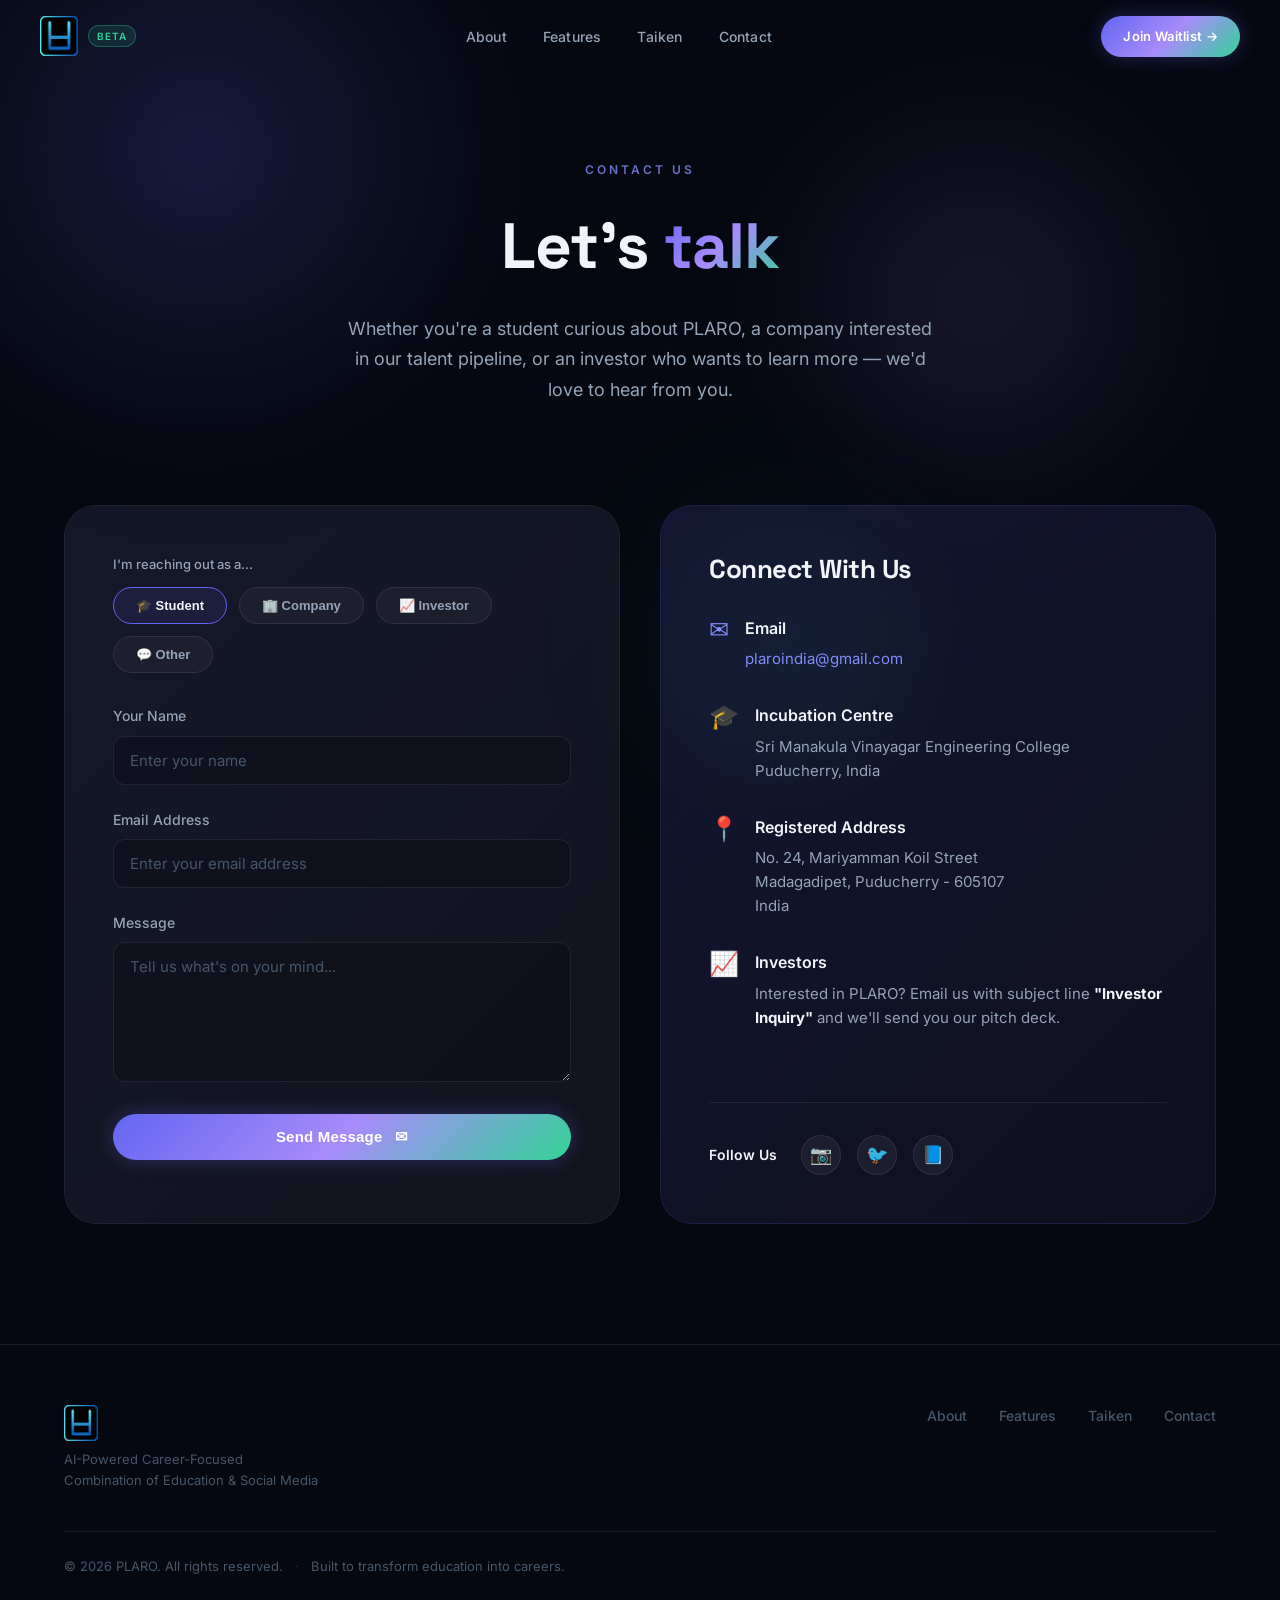
<file: contact.html>
<!DOCTYPE html>
<html lang="en">

<head>
    <meta charset="UTF-8" />
    <meta name="viewport" content="width=device-width, initial-scale=1.0" />
    <title>Contact PLARO — Get In Touch</title>
    <meta name="description" content="Get in touch with PLARO. Whether you're a student, company, or investor, reach out to help us transform the future of education and skill-building." />

    <!-- Open Graph / Facebook -->
    <meta property="og:type" content="website" />
    <meta property="og:url" content="https://plaro.com/contact" />
    <meta property="og:title" content="Contact PLARO — Get In Touch" />
    <meta property="og:description" content="Get in touch with PLARO. Whether you're a student, company, or investor, reach out to help us transform the future of education and skill-building." />
    <meta property="og:image" content="https://plaro.com/og-image-contact.jpg" />

    <!-- Twitter -->
    <meta property="twitter:card" content="summary_large_image" />
    <meta property="twitter:url" content="https://plaro.com/contact" />
    <meta property="twitter:title" content="Contact PLARO — Get In Touch" />
    <meta property="twitter:description" content="Get in touch with PLARO. Whether you're a student, company, or investor, reach out to help us transform the future of education and skill-building." />
    <meta property="twitter:image" content="https://plaro.com/og-image-contact.jpg" />
    <link rel="preconnect" href="https://fonts.googleapis.com" />
    <link rel="preconnect" href="https://fonts.gstatic.com" crossorigin />
    <link
        href="https://fonts.googleapis.com/css2?family=Inter:wght@300;400;500;600;700;800;900&family=Space+Grotesk:wght@400;500;600;700&display=swap"
        rel="stylesheet" />
    <link rel="stylesheet" href="styles.css" />
    <style>
        .contact-header {
            padding: 160px 24px 60px;
            text-align: center;
            position: relative;
        }

        .contact-title {
            font-family: 'Space Grotesk', sans-serif;
            font-size: clamp(36px, 6vw, 64px);
            font-weight: 800;
            letter-spacing: -1px;
            margin-bottom: 16px;
        }

        .contact-subtitle {
            font-size: 18px;
            color: var(--text-secondary);
            max-width: 600px;
            margin: 0 auto;
            line-height: 1.7;
        }

        .contact-section {
            padding: 40px 0 120px;
        }

        /* Contact type selector */
        .contact-type-row {
            display: flex;
            gap: 12px;
            margin-bottom: 32px;
            flex-wrap: wrap;
        }

        .contact-type-btn {
            padding: 10px 22px;
            border-radius: 40px;
            font-size: 13px;
            font-weight: 600;
            color: var(--text-secondary);
            background: var(--bg-card);
            border: 1px solid var(--border);
            cursor: pointer;
            transition: var(--transition);
        }

        .contact-type-btn.active,
        .contact-type-btn:hover {
            color: var(--text-primary);
            border-color: var(--primary);
            background: rgba(99, 102, 241, 0.1);
        }

        /* Success state */
        .form-success {
            display: none;
            text-align: center;
            padding: 60px 28px;
        }

        .form-success.visible {
            display: block;
        }

        .form-success-icon {
            font-size: 52px;
            margin-bottom: 20px;
        }

        .form-success h3 {
            font-family: 'Space Grotesk', sans-serif;
            font-size: 24px;
            font-weight: 700;
            margin-bottom: 10px;
            color: var(--text-primary);
        }

        .form-success p {
            color: var(--text-secondary);
            font-size: 15px;
        }

        .reveal {
            opacity: 0;
            transform: translateY(30px);
            transition: all 0.8s cubic-bezier(0.4, 0, 0.2, 1);
        }

        .reveal.active {
            opacity: 1;
            transform: translateY(0);
        }
    </style>
</head>

<body>

    <!-- NAV -->
    <nav id="navbar" class="navbar">
        <div class="nav-inner">
            <a href="index.html" class="nav-logo" style="text-decoration: none;">
                <img src="logo.png" alt="PLARO" class="logo-img">
                <span class="logo-badge">Beta</span>
            </a>
            <ul class="nav-links">
                <li><a href="about.html">About</a></li>
                <li><a href="index.html#features">Features</a></li>
                <li><a href="index.html#taiken">Taiken</a></li>
                <li><a href="contact.html">Contact</a></li>
            </ul>
            <div class="nav-right">
                <a href="index.html#waitlist" class="nav-cta">Join Waitlist →</a>
                <button class="mobile-toggle" aria-label="Toggle menu">
                    <span class="bar"></span>
                    <span class="bar"></span>
                    <span class="bar"></span>
                </button>
            </div>
        </div>
    </nav>

    <!-- BACKGROUND ORBS -->
    <div class="hero-bg" style="position: fixed; z-index: -1;">
        <div class="orb orb-1"></div>
        <div class="orb orb-2"></div>
        <div class="orb orb-3"></div>
    </div>

    <!-- CONTACT HEADER -->
    <header class="contact-header reveal">
        <div class="container">
            <p class="section-eyebrow">Contact Us</p>
            <h1 class="contact-title">Let's <span class="gradient-text">talk</span></h1>
            <p class="contact-subtitle">Whether you're a student curious about PLARO, a company interested in our talent pipeline, or an investor who wants to learn more — we'd love to hear from you.</p>
        </div>
    </header>

    <!-- CONTACT GRID SECTION -->
    <section class="contact-section">
        <div class="container">
            <div class="contact-grid reveal-fade">

                <!-- Left Column: Contact Form -->
                <div class="contact-card">

                    <!-- Who are you? -->
                    <p style="font-size: 13px; color: var(--text-secondary); margin-bottom: 12px; font-weight: 500;">I'm reaching out as a...</p>
                    <div class="contact-type-row">
                        <button class="contact-type-btn active" onclick="setType(this, 'Student')">🎓 Student</button>
                        <button class="contact-type-btn" onclick="setType(this, 'Company / Recruiter')">🏢 Company</button>
                        <button class="contact-type-btn" onclick="setType(this, 'Investor')">📈 Investor</button>
                        <button class="contact-type-btn" onclick="setType(this, 'Other')">💬 Other</button>
                    </div>

                    <!-- The actual form — wire to Formspree by replacing YOUR_FORM_ID -->
                    <form id="contact-form" action="https://formspree.io/f/YOUR_FORM_ID" method="POST">
                        <input type="hidden" name="contact_type" id="contact-type-field" value="Student" />

                        <div class="form-group">
                            <label class="form-label" for="name">Your Name</label>
                            <input type="text" id="name" name="name" class="form-input" placeholder="Enter your name" required />
                        </div>

                        <div class="form-group">
                            <label class="form-label" for="email">Email Address</label>
                            <input type="email" id="email" name="email" class="form-input" placeholder="Enter your email address" required />
                        </div>

                        <div class="form-group">
                            <label class="form-label" for="message">Message</label>
                            <textarea id="message" name="message" class="form-textarea" placeholder="Tell us what's on your mind..." required></textarea>
                        </div>

                        <button type="submit" class="btn btn-primary btn-block">
                            Send Message <span style="margin-left:8px;">✉</span>
                        </button>
                    </form>

                    <!-- Success state -->
                    <div class="form-success" id="form-success">
                        <div class="form-success-icon">✅</div>
                        <h3>Message sent!</h3>
                        <p>Thanks for reaching out. We'll get back to you at your email address within 1–2 business days.</p>
                    </div>
                </div>

                <!-- Right Column: Connect With Us -->
                <div class="contact-card contact-card-info">
                    <h3 class="feature-title" style="margin-bottom: 30px;">Connect With Us</h3>

                    <ul class="contact-info-list">
                        <li class="contact-info-item">
                            <div class="contact-info-icon">✉</div>
                            <div class="contact-info-text">
                                <h4>Email</h4>
                                <p><a href="mailto:plaroindia@gmail.com" style="color: var(--primary-light); text-decoration: none;">plaroindia@gmail.com</a></p>
                            </div>
                        </li>

                        <li class="contact-info-item">
                            <div class="contact-info-icon">🎓</div>
                            <div class="contact-info-text">
                                <h4>Incubation Centre</h4>
                                <p>Sri Manakula Vinayagar Engineering College<br>Puducherry, India</p>
                            </div>
                        </li>

                        <li class="contact-info-item">
                            <div class="contact-info-icon">📍</div>
                            <div class="contact-info-text">
                                <h4>Registered Address</h4>
                                <p>No. 24, Mariyamman Koil Street <br> Madagadipet, Puducherry - 605107<br>India</p>
                            </div>
                        </li>

                        <li class="contact-info-item">
                            <div class="contact-info-icon">📈</div>
                            <div class="contact-info-text">
                                <h4>Investors</h4>
                                <p>Interested in PLARO? Email us with subject line <strong style="color: var(--text-primary);">"Investor Inquiry"</strong> and we'll send you our pitch deck.</p>
                            </div>
                        </li>
                    </ul>

                    <div class="social-links">
                        <span>Follow Us</span>
                        <a href="#" class="social-icon">📷</a>
                        <a href="#" class="social-icon">🐦</a>
                        <a href="#" class="social-icon">📘</a>
                    </div>
                </div>

            </div>
        </div>
    </section>

    <!-- FOOTER -->
    <footer class="footer">
        <div class="container">
            <div class="footer-top">
                <div class="footer-brand">
                    <img src="logo.png" alt="PLARO" class="logo-img logo-img-footer">
                    <p>AI-Powered Career-Focused<br />Combination of Education & Social Media</p>
                </div>
                <div class="footer-links">
                    <a href="about.html">About</a>
                    <a href="index.html#features">Features</a>
                    <a href="index.html#taiken">Taiken</a>
                    <a href="contact.html">Contact</a>
                </div>
            </div>
            <div class="footer-bottom">
                <span>© 2026 PLARO. All rights reserved.</span>
                <span class="footer-dot">·</span>
                <span>Built to transform education into careers.</span>
            </div>
        </div>
    </footer>

    <script src="main.js"></script>
    <script>
        // Contact type selector
        function setType(btn, type) {
            document.querySelectorAll('.contact-type-btn').forEach(b => b.classList.remove('active'));
            btn.classList.add('active');
            document.getElementById('contact-type-field').value = type;
        }

        // Form submission — shows success state
        document.getElementById('contact-form').addEventListener('submit', function(e) {
            // If Formspree is not yet wired up, prevent default and just show success
            const action = this.action;
            if (action.includes('YOUR_FORM_ID')) {
                e.preventDefault();
            }
            // Show success state after short delay
            setTimeout(() => {
                document.getElementById('contact-form').style.display = 'none';
                document.getElementById('form-success').classList.add('visible');
            }, action.includes('YOUR_FORM_ID') ? 0 : 500);
        });

        // Reveal animations
        document.addEventListener("DOMContentLoaded", () => {
            const observer = new IntersectionObserver((entries) => {
                entries.forEach(entry => {
                    if (entry.isIntersecting) {
                        entry.target.classList.add('active');
                        observer.unobserve(entry.target);
                    }
                });
            }, { threshold: 0.1, rootMargin: "0px 0px -50px 0px" });
            document.querySelectorAll('.reveal').forEach(el => observer.observe(el));
        });
    </script>
</body>
</html>
</file>
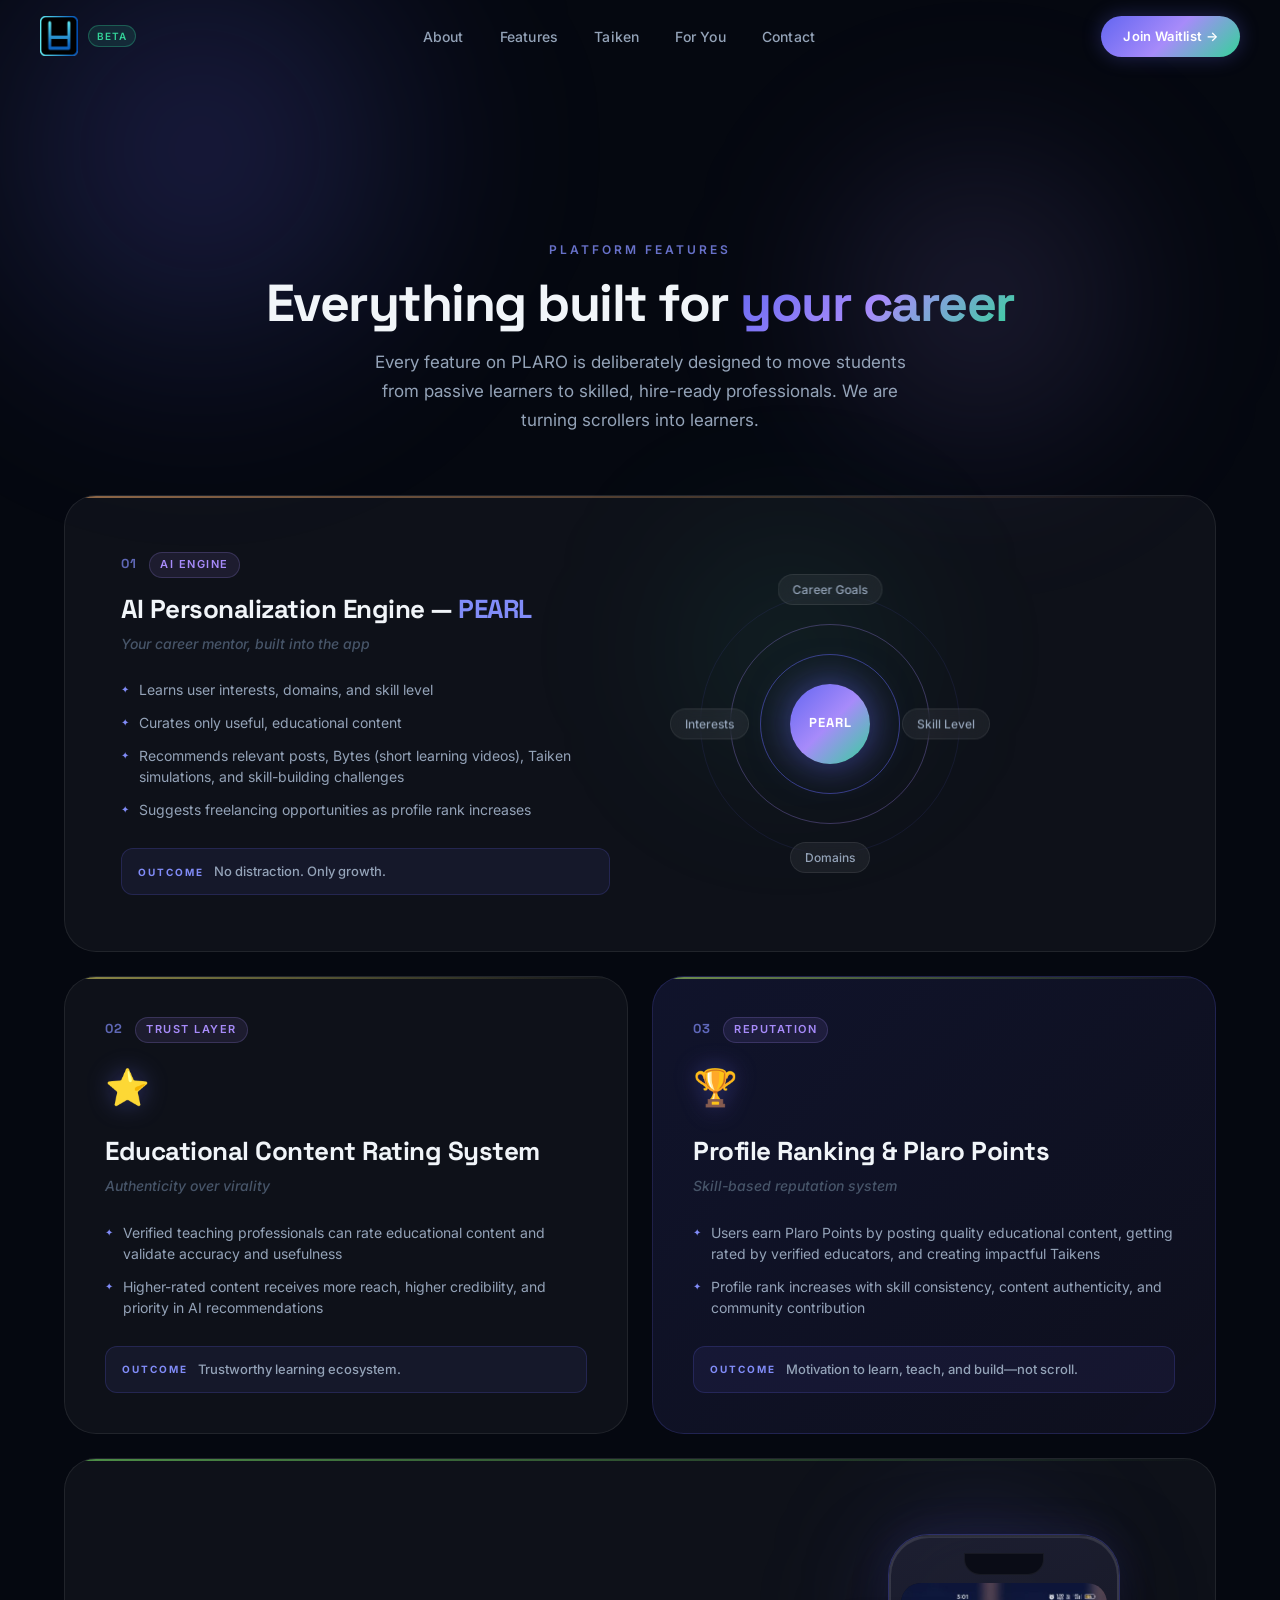
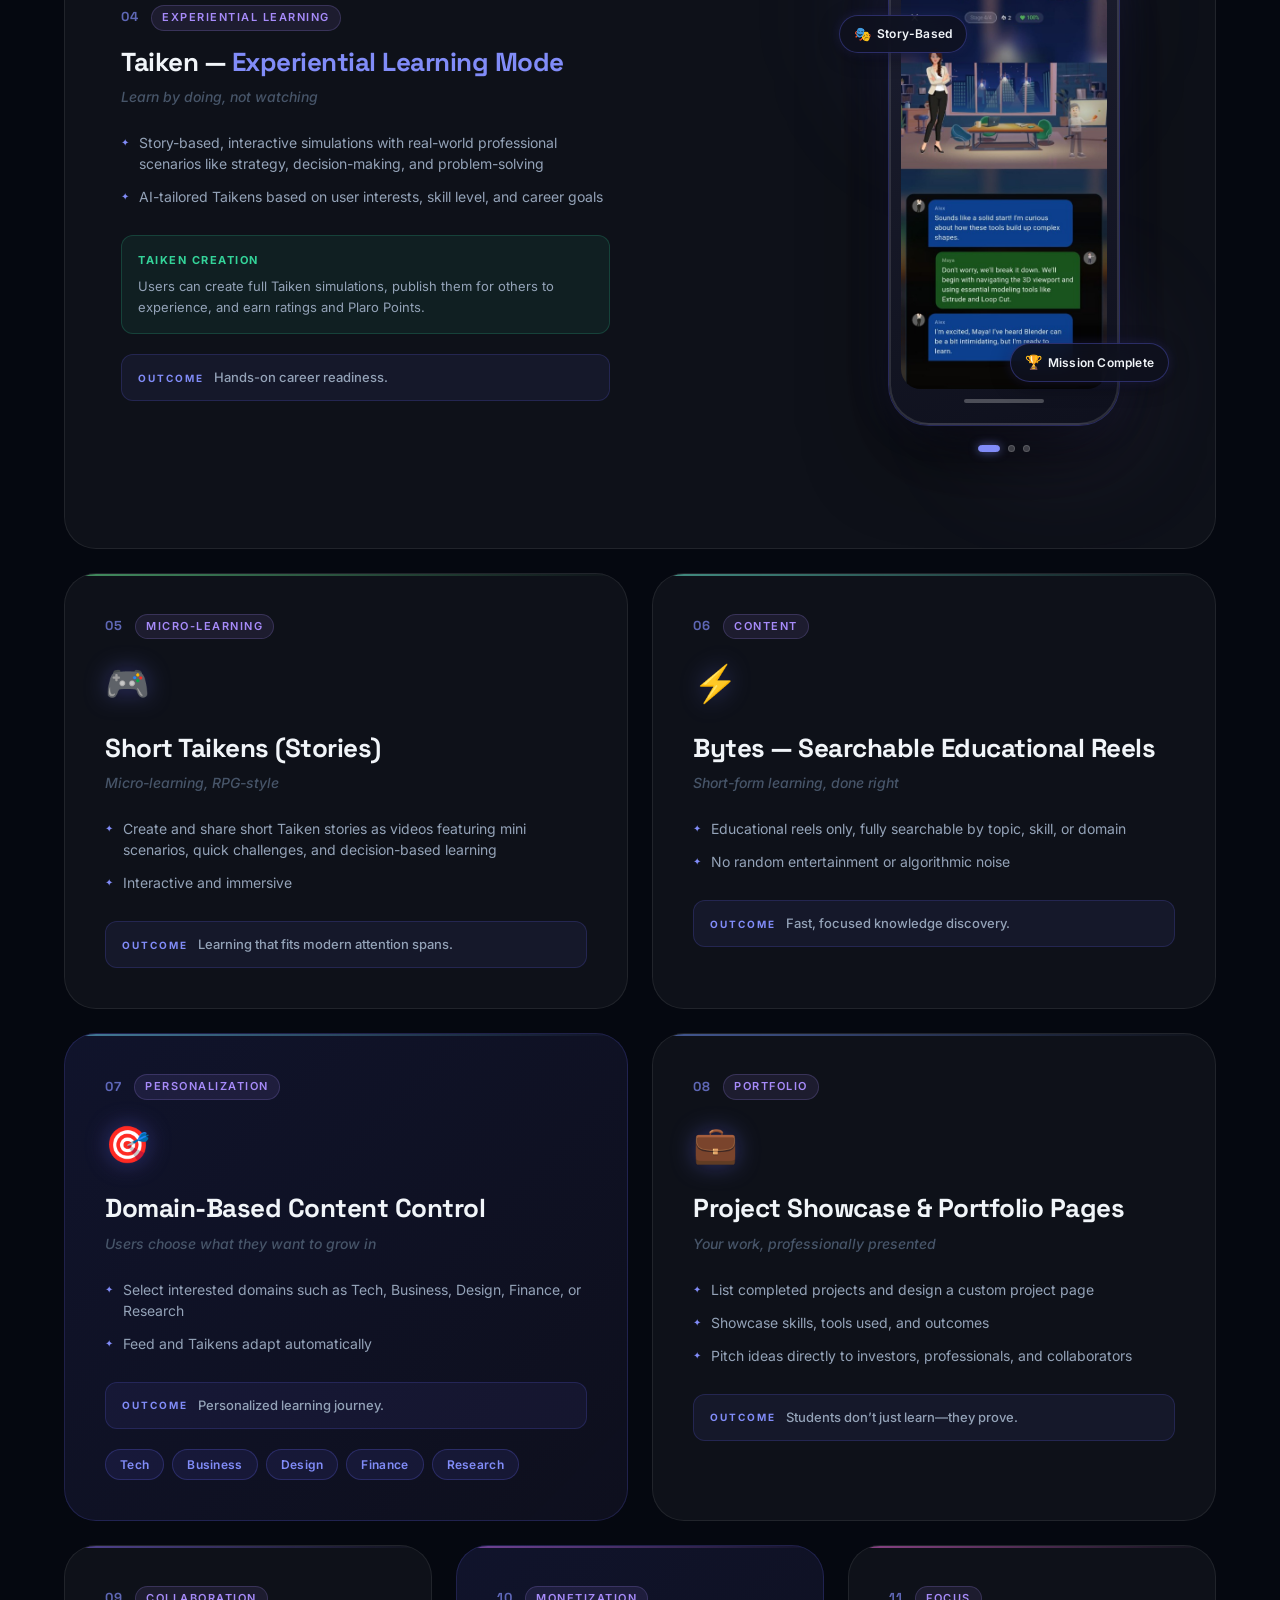
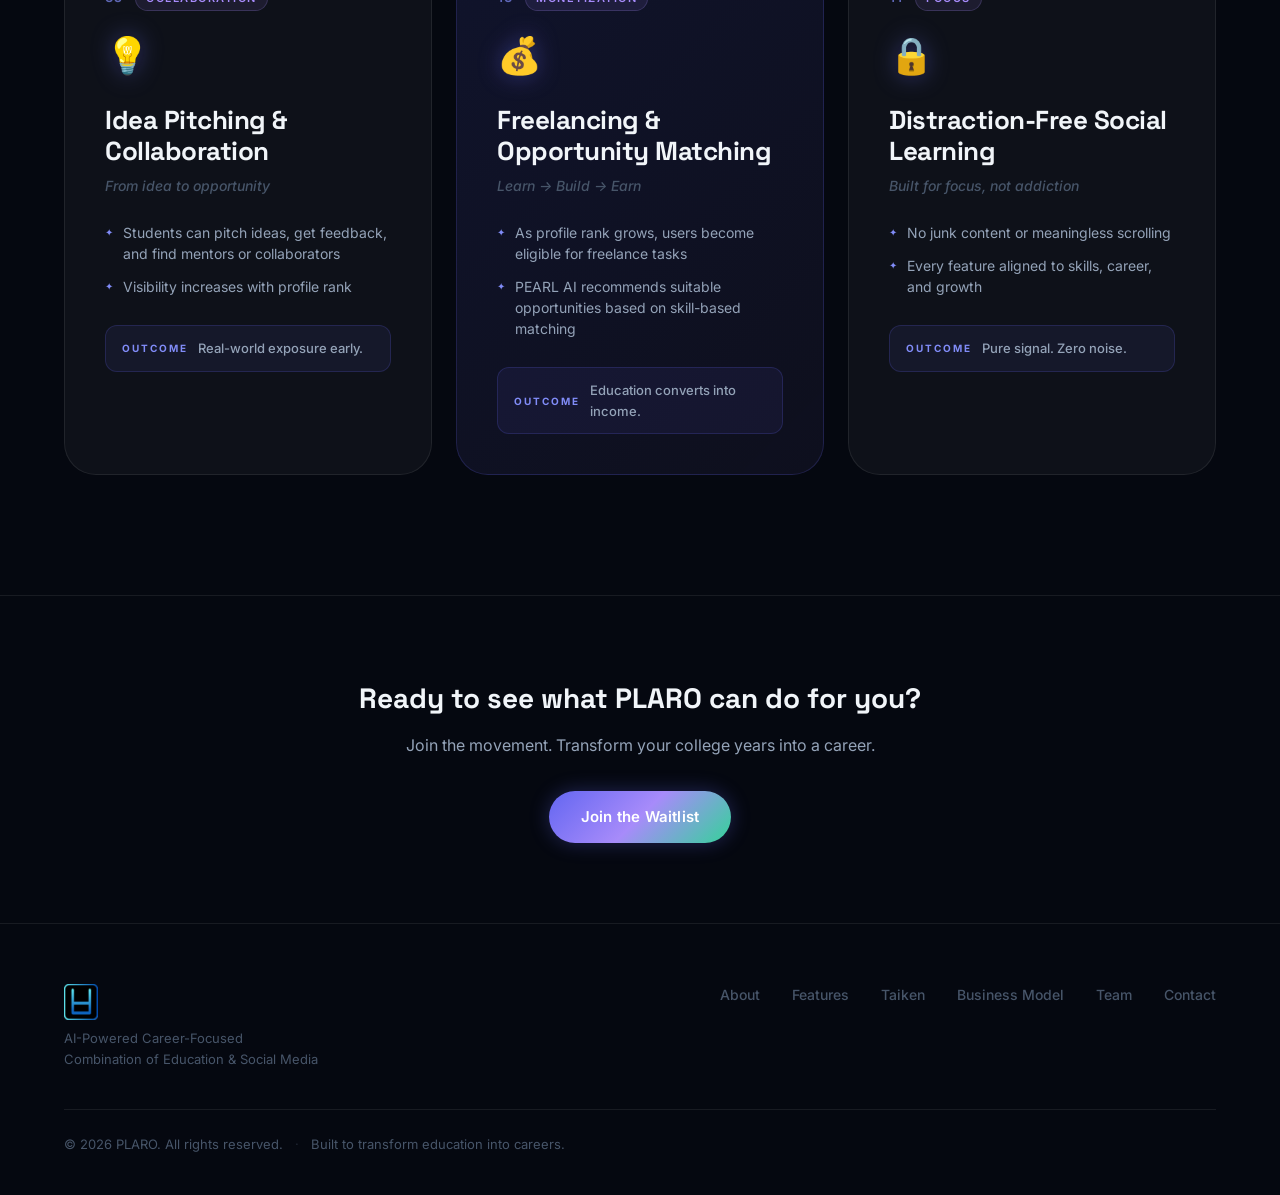
<file: features.html>
<!DOCTYPE html>
<html lang="en">

<head>
  <meta charset="UTF-8" />
  <meta name="viewport" content="width=device-width, initial-scale=1.0" />
  <title>Features | PLARO — Turn Your College Years Into a Career</title>
  <meta name="description"
    content="Explore the 11 core features of PLARO. From the PEARL AI Mentor to Taiken simulations and the dynamic portfolio, discover how our social learning platform builds careers." />

  <!-- Open Graph / Facebook -->
  <meta property="og:type" content="website" />
  <meta property="og:url" content="https://plaro.com/features" />
  <meta property="og:title" content="Features | PLARO — Turn Your College Years Into a Career" />
  <meta property="og:description" content="Explore the 11 core features of PLARO. From the PEARL AI Mentor to Taiken simulations and the dynamic portfolio, discover how our social learning platform builds careers." />
  <meta property="og:image" content="https://plaro.com/og-image-features.jpg" />

  <!-- Twitter -->
  <meta property="twitter:card" content="summary_large_image" />
  <meta property="twitter:url" content="https://plaro.com/features" />
  <meta property="twitter:title" content="Features | PLARO — Turn Your College Years Into a Career" />
  <meta property="twitter:description" content="Explore the 11 core features of PLARO. From the PEARL AI Mentor to Taiken simulations and the dynamic portfolio, discover how our social learning platform builds careers." />
  <meta property="twitter:image" content="https://plaro.com/og-image-features.jpg" />
  <link rel="preconnect" href="https://fonts.googleapis.com" />
  <link rel="preconnect" href="https://fonts.gstatic.com" crossorigin />
  <link
    href="https://fonts.googleapis.com/css2?family=Inter:wght@300;400;500;600;700;800;900&family=Space+Grotesk:wght@400;500;600;700&display=swap"
    rel="stylesheet" />
  <link rel="stylesheet" href="styles.css" />
</head>

<body>

  <!-- NAV -->
  <nav id="navbar" class="navbar">
    <div class="nav-inner">
      <a href="index.html" class="nav-logo" style="text-decoration: none;">
        <img src="logo.png" alt="PLARO" class="logo-img">
        <span class="logo-badge">Beta</span>
      </a>
      <ul class="nav-links">
        <li><a href="about.html">About</a></li>
        <li><a href="features.html">Features</a></li>
        <li><a href="features.html#taiken">Taiken</a></li>
        <li><a href="index.html#for-you">For You</a></li>
        <li><a href="contact.html">Contact</a></li>
      </ul>
      <div class="nav-right">
        <a href="index.html#waitlist" class="nav-cta">Join Waitlist →</a>
        <button class="mobile-toggle" aria-label="Toggle menu">
          <span class="bar"></span>
          <span class="bar"></span>
          <span class="bar"></span>
        </button>
      </div>
    </div>
  </nav>

  <!-- BACKGROUND ORBS -->
  <div class="hero-bg" style="position: fixed; z-index: -1;">
      <div class="orb orb-1"></div>
      <div class="orb orb-2"></div>
      <div class="orb orb-3"></div>
  </div>

  <div style="padding-top: 140px;"></div>

  <!-- FEATURES INTRO -->
  <section class="section-intro reveal" id="features">
    <div class="container">
      <p class="section-eyebrow">Platform Features</p>
      <h2 class="section-title">Everything built for <span class="gradient-text">your career</span></h2>
      <p class="section-desc">Every feature on PLARO is deliberately designed to move students from passive learners to skilled, hire-ready professionals. We are turning scrollers into learners.</p>
    </div>
  </section>

  <!-- FEATURES GRID -->
  <section class="features-section">
    <div class="container">

      <!-- Feature 1 — PEARL -->
      <div class="feature-card feature-hero-card" id="pearl" data-index="01">
        <div class="feature-card-inner">
          <div class="feature-meta">
            <span class="feature-num">01</span>
            <span class="feature-tag">AI Engine</span>
          </div>
          <h3 class="feature-title">AI Personalization Engine — <span class="highlight">PEARL</span></h3>
          <p class="feature-tagline">Your career mentor, built into the app</p>
          <ul class="feature-list">
            <li><span class="check">✦</span> Learns user interests, domains, and skill level</li>
            <li><span class="check">✦</span> Curates only useful, educational content</li>
            <li><span class="check">✦</span> Recommends relevant posts, Bytes (short learning videos), Taiken simulations, and skill-building challenges</li>
            <li><span class="check">✦</span> Suggests freelancing opportunities as profile rank increases</li>
          </ul>
          <div class="feature-outcome">
            <span class="outcome-label">Outcome</span>
            <span class="outcome-text">No distraction. Only growth.</span>
          </div>
        </div>
        <div class="feature-visual pearl-visual">
          <div class="pearl-orb">
            <div class="pearl-ring ring-1"></div>
            <div class="pearl-ring ring-2"></div>
            <div class="pearl-ring ring-3"></div>
            <div class="pearl-core">
              <span>PEARL</span>
            </div>
          </div>
          <div class="pearl-tags">
            <div class="ptag ptag-1">Career Goals</div>
            <div class="ptag ptag-2">Skill Level</div>
            <div class="ptag ptag-3">Domains</div>
            <div class="ptag ptag-4">Interests</div>
          </div>
        </div>
      </div>

      <!-- Feature 2 & 3 -->
      <div class="feature-row-2">
        <div class="feature-card" data-index="02">
          <div class="feature-meta">
            <span class="feature-num">02</span>
            <span class="feature-tag">Trust Layer</span>
          </div>
          <div class="feature-icon-wrap">
            <div class="feature-icon">⭐</div>
          </div>
          <h3 class="feature-title">Educational Content Rating System</h3>
          <p class="feature-tagline">Authenticity over virality</p>
          <ul class="feature-list">
            <li><span class="check">✦</span> Verified teaching professionals can rate educational content and validate accuracy and usefulness</li>
            <li><span class="check">✦</span> Higher-rated content receives more reach, higher credibility, and priority in AI recommendations</li>
          </ul>
          <div class="feature-outcome">
            <span class="outcome-label">Outcome</span>
            <span class="outcome-text">Trustworthy learning ecosystem.</span>
          </div>
        </div>

        <div class="feature-card feature-accent" data-index="03">
          <div class="feature-meta">
            <span class="feature-num">03</span>
            <span class="feature-tag">Reputation</span>
          </div>
          <div class="feature-icon-wrap">
            <div class="feature-icon">🏆</div>
          </div>
          <h3 class="feature-title">Profile Ranking & Plaro Points</h3>
          <p class="feature-tagline">Skill-based reputation system</p>
          <ul class="feature-list">
            <li><span class="check">✦</span> Users earn Plaro Points by posting quality educational content, getting rated by verified educators, and creating impactful Taikens</li>
            <li><span class="check">✦</span> Profile rank increases with skill consistency, content authenticity, and community contribution</li>
          </ul>
          <div class="feature-outcome">
            <span class="outcome-label">Outcome</span>
            <span class="outcome-text">Motivation to learn, teach, and build—not scroll.</span>
          </div>
        </div>
      </div>

      <!-- Feature 4 — Taiken -->
      <div class="feature-card feature-taiken-card" id="taiken" data-index="04">
        <div class="feature-card-inner">
          <div class="feature-meta">
            <span class="feature-num">04</span>
            <span class="feature-tag">Experiential Learning</span>
          </div>
          <h3 class="feature-title">Taiken — <span class="highlight">Experiential Learning Mode</span></h3>
          <p class="feature-tagline">Learn by doing, not watching</p>
          <ul class="feature-list">
            <li><span class="check">✦</span> Story-based, interactive simulations with real-world professional scenarios like strategy, decision-making, and problem-solving</li>
            <li><span class="check">✦</span> AI-tailored Taikens based on user interests, skill level, and career goals</li>
          </ul>
          <div class="taiken-creation-block">
            <div class="tcb-label">Taiken Creation</div>
            <p>Users can create full Taiken simulations, publish them for others to experience, and earn ratings and Plaro Points.</p>
          </div>
          <div class="feature-outcome">
            <span class="outcome-label">Outcome</span>
            <span class="outcome-text">Hands-on career readiness.</span>
          </div>
        </div>
        <!-- TAIKEN PHONE CAROUSEL -->
        <div class="feature-visual taiken-visual">
          <div class="taiken-carousel-wrapper">
            <!-- Glow effects behind the phone -->
            <div class="tc-glow tc-glow-1"></div>
            <div class="tc-glow tc-glow-2"></div>

            <!-- Phone frame -->
            <div class="tc-phone">
              <div class="tc-phone-notch"></div>
              <div class="tc-phone-screen">
                <div class="tc-slides" id="taikenSlides">
                  <div class="tc-slide active">
                    <img src="images/taiken-screen-1.jpg" alt="Taiken dialogue simulation screen" loading="lazy" />
                  </div>
                  <div class="tc-slide">
                    <img src="images/taiken-screen-2.jpg" alt="Taiken quiz and accuracy screen" loading="lazy" />
                  </div>
                  <div class="tc-slide">
                    <img src="images/taiken-screen-3.jpg" alt="Taiken mission complete screen" loading="lazy" />
                  </div>
                </div>
              </div>
              <div class="tc-phone-home-bar"></div>
            </div>

            <!-- Dots -->
            <div class="tc-dots" id="taikenDots">
              <span class="tc-dot active" data-slide="0"></span>
              <span class="tc-dot" data-slide="1"></span>
              <span class="tc-dot" data-slide="2"></span>
            </div>

            <!-- Floating caption badges -->
            <div class="tc-badge tc-badge-left">
              <span class="tc-badge-icon">🎭</span>
              <span class="tc-badge-text">Story-Based</span>
            </div>
            <div class="tc-badge tc-badge-right">
              <span class="tc-badge-icon">🏆</span>
              <span class="tc-badge-text">Mission Complete</span>
            </div>
          </div>
        </div>
      </div>

      <!-- Feature 5 & 6 -->
      <div class="feature-row-2">
        <div class="feature-card" data-index="05">
          <div class="feature-meta">
            <span class="feature-num">05</span>
            <span class="feature-tag">Micro-Learning</span>
          </div>
          <div class="feature-icon-wrap">
            <div class="feature-icon">🎮</div>
          </div>
          <h3 class="feature-title">Short Taikens (Stories)</h3>
          <p class="feature-tagline">Micro-learning, RPG-style</p>
          <ul class="feature-list">
            <li><span class="check">✦</span> Create and share short Taiken stories as videos featuring mini scenarios, quick challenges, and decision-based learning</li>
            <li><span class="check">✦</span> Interactive and immersive</li>
          </ul>
          <div class="feature-outcome">
            <span class="outcome-label">Outcome</span>
            <span class="outcome-text">Learning that fits modern attention spans.</span>
          </div>
        </div>

        <div class="feature-card" data-index="06">
          <div class="feature-meta">
            <span class="feature-num">06</span>
            <span class="feature-tag">Content</span>
          </div>
          <div class="feature-icon-wrap">
            <div class="feature-icon">⚡</div>
          </div>
          <h3 class="feature-title">Bytes — Searchable Educational Reels</h3>
          <p class="feature-tagline">Short-form learning, done right</p>
          <ul class="feature-list">
            <li><span class="check">✦</span> Educational reels only, fully searchable by topic, skill, or domain</li>
            <li><span class="check">✦</span> No random entertainment or algorithmic noise</li>
          </ul>
          <div class="feature-outcome">
            <span class="outcome-label">Outcome</span>
            <span class="outcome-text">Fast, focused knowledge discovery.</span>
          </div>
        </div>
      </div>

      <!-- Feature 7 & 8 -->
      <div class="feature-row-2">
        <div class="feature-card feature-accent" data-index="07">
          <div class="feature-meta">
            <span class="feature-num">07</span>
            <span class="feature-tag">Personalization</span>
          </div>
          <div class="feature-icon-wrap">
            <div class="feature-icon">🎯</div>
          </div>
          <h3 class="feature-title">Domain-Based Content Control</h3>
          <p class="feature-tagline">Users choose what they want to grow in</p>
          <ul class="feature-list">
            <li><span class="check">✦</span> Select interested domains such as Tech, Business, Design, Finance, or Research</li>
            <li><span class="check">✦</span> Feed and Taikens adapt automatically</li>
          </ul>
          <div class="feature-outcome">
            <span class="outcome-label">Outcome</span>
            <span class="outcome-text">Personalized learning journey.</span>
          </div>
          <div class="domain-chips">
            <div class="chip">Tech</div>
            <div class="chip">Business</div>
            <div class="chip">Design</div>
            <div class="chip">Finance</div>
            <div class="chip">Research</div>
          </div>
        </div>

        <div class="feature-card" data-index="08">
          <div class="feature-meta">
            <span class="feature-num">08</span>
            <span class="feature-tag">Portfolio</span>
          </div>
          <div class="feature-icon-wrap">
            <div class="feature-icon">💼</div>
          </div>
          <h3 class="feature-title">Project Showcase & Portfolio Pages</h3>
          <p class="feature-tagline">Your work, professionally presented</p>
          <ul class="feature-list">
            <li><span class="check">✦</span> List completed projects and design a custom project page</li>
            <li><span class="check">✦</span> Showcase skills, tools used, and outcomes</li>
            <li><span class="check">✦</span> Pitch ideas directly to investors, professionals, and collaborators</li>
          </ul>
          <div class="feature-outcome">
            <span class="outcome-label">Outcome</span>
            <span class="outcome-text">Students don’t just learn—they prove.</span>
          </div>
        </div>
      </div>

      <!-- Feature 9, 10, 11 -->
      <div class="feature-row-3">
        <div class="feature-card" data-index="09">
          <div class="feature-meta">
            <span class="feature-num">09</span>
            <span class="feature-tag">Collaboration</span>
          </div>
          <div class="feature-icon-wrap">
            <div class="feature-icon">💡</div>
          </div>
          <h3 class="feature-title">Idea Pitching & Collaboration</h3>
          <p class="feature-tagline">From idea to opportunity</p>
          <ul class="feature-list">
            <li><span class="check">✦</span> Students can pitch ideas, get feedback, and find mentors or collaborators</li>
            <li><span class="check">✦</span> Visibility increases with profile rank</li>
          </ul>
          <div class="feature-outcome">
            <span class="outcome-label">Outcome</span>
            <span class="outcome-text">Real-world exposure early.</span>
          </div>
        </div>

        <div class="feature-card feature-accent feature-earn-card" data-index="10">
          <div class="feature-meta">
            <span class="feature-num">10</span>
            <span class="feature-tag">Monetization</span>
          </div>
          <div class="feature-icon-wrap">
            <div class="feature-icon">💰</div>
          </div>
          <h3 class="feature-title">Freelancing & Opportunity Matching</h3>
          <p class="feature-tagline">Learn → Build → Earn</p>
          <ul class="feature-list">
            <li><span class="check">✦</span> As profile rank grows, users become eligible for freelance tasks</li>
            <li><span class="check">✦</span> PEARL AI recommends suitable opportunities based on skill-based matching</li>
          </ul>
          <div class="feature-outcome">
            <span class="outcome-label">Outcome</span>
            <span class="outcome-text">Education converts into income.</span>
          </div>
        </div>

        <div class="feature-card" data-index="11">
          <div class="feature-meta">
            <span class="feature-num">11</span>
            <span class="feature-tag">Focus</span>
          </div>
          <div class="feature-icon-wrap">
            <div class="feature-icon">🔒</div>
          </div>
          <h3 class="feature-title">Distraction-Free Social Learning</h3>
          <p class="feature-tagline">Built for focus, not addiction</p>
          <ul class="feature-list">
            <li><span class="check">✦</span> No junk content or meaningless scrolling</li>
            <li><span class="check">✦</span> Every feature aligned to skills, career, and growth</li>
          </ul>
          <div class="feature-outcome">
            <span class="outcome-label">Outcome</span>
            <span class="outcome-text">Pure signal. Zero noise.</span>
          </div>
        </div>
      </div>

    </div>
  </section>

  <!-- CTA STRIP -->
  <section class="about-cta-strip reveal" style="border-top: 1px solid var(--border); padding: 80px 0; text-align: center;">
      <div class="container reveal-scale">
          <h3 style="font-family: 'Space Grotesk', sans-serif; font-size: 28px; font-weight: 700; margin-bottom: 12px;">Ready to see what PLARO can do for you?</h3>
          <p style="color: var(--text-secondary); font-size: 16px; margin-bottom: 32px;">Join the movement. Transform your college years into a career.</p>
          <div class="cta-button-row" style="display: flex; gap: 16px; justify-content: center; flex-wrap: wrap;">
              <a href="index.html#waitlist" class="btn btn-primary">Join the Waitlist</a>
          </div>
      </div>
  </section>

  <!-- FOOTER -->
  <footer class="footer">
    <div class="container">
      <div class="footer-top">
        <div class="footer-brand">
          <img src="logo.png" alt="PLARO" class="logo-img logo-img-footer">
          <p>AI-Powered Career-Focused<br />Combination of Education & Social Media</p>
        </div>
        <div class="footer-links">
          <a href="about.html">About</a>
          <a href="features.html">Features</a>
          <a href="features.html#taiken">Taiken</a>
          <a href="about.html#model">Business Model</a>
          <a href="about.html#team">Team</a>
          <a href="contact.html">Contact</a>
        </div>
      </div>
      <div class="footer-bottom">
        <span>© 2026 PLARO. All rights reserved.</span>
        <span class="footer-dot">·</span>
        <span>Built to transform education into careers.</span>
      </div>
    </div>
  </footer>

  <script src="main.js"></script>
  <script>
    // ---- Taiken Phone Carousel ----
    (function () {
      const slides = document.querySelectorAll('#taikenSlides .tc-slide');
      const dots   = document.querySelectorAll('#taikenDots .tc-dot');
      let current  = 0;
      let timer;

      function goTo(index) {
        slides[current].classList.remove('active');
        dots[current].classList.remove('active');
        current = (index + slides.length) % slides.length;
        slides[current].classList.add('active');
        dots[current].classList.add('active');
      }

      function startAuto() {
        timer = setInterval(() => goTo(current + 1), 3200);
      }

      dots.forEach(dot => {
        dot.addEventListener('click', () => {
          clearInterval(timer);
          goTo(parseInt(dot.dataset.slide, 10));
          startAuto();
        });
      });

      startAuto();
    })();
  </script>
</body>
</html>
</file>
<file: styles.css>
/* =============================================
   PLARO — Premium Investor Features Page
   Dark Glassmorphism + Dynamic Design
   ============================================= */

:root {
  --bg-dark: #050810;
  --bg-card: rgba(255, 255, 255, 0.04);
  --bg-card-hover: rgba(255, 255, 255, 0.07);
  --border: rgba(255, 255, 255, 0.08);
  --border-glow: rgba(99, 102, 241, 0.4);

  --primary: #6366f1;
  --primary-light: #818cf8;
  --primary-dark: #4f46e5;
  --accent: #a78bfa;
  --accent-2: #34d399;
  --accent-3: #fb923c;
  --gold: #f59e0b;

  --text-primary: #f1f5f9;
  --text-secondary: #94a3b8;
  --text-muted: #475569;

  --gradient-main: linear-gradient(135deg, #6366f1, #a78bfa, #34d399);
  --gradient-card: linear-gradient(135deg, rgba(99, 102, 241, 0.15), rgba(167, 139, 250, 0.05));

  --radius: 20px;
  --radius-sm: 12px;
  --radius-lg: 32px;

  --shadow-card: 0 4px 40px rgba(0, 0, 0, 0.5);
  --shadow-glow: 0 0 60px rgba(99, 102, 241, 0.2);
  --shadow-glow-sm: 0 0 20px rgba(99, 102, 241, 0.3);
  --transition: all 0.3s cubic-bezier(0.4, 0, 0.2, 1);
}

*,
*::before,
*::after {
  box-sizing: border-box;
  margin: 0;
  padding: 0;
}

html {
  scroll-behavior: smooth;
}

body {
  font-family: 'Inter', sans-serif;
  background-color: var(--bg-dark);
  color: var(--text-primary);
  line-height: 1.6;
  overflow-x: hidden;
  -webkit-font-smoothing: antialiased;
}

/* =================== UTILITIES =================== */

.container {
  max-width: 1200px;
  margin: 0 auto;
  padding: 0 24px;
}

.gradient-text {
  background: var(--gradient-main);
  -webkit-background-clip: text;
  -webkit-text-fill-color: transparent;
  background-clip: text;
}

.highlight {
  color: var(--primary-light);
}

/* =================== NAVBAR =================== */

.navbar {
  position: fixed;
  top: 0;
  left: 0;
  right: 0;
  z-index: 1000;
  padding: 16px 40px;
  transition: var(--transition);
}

.navbar.scrolled {
  background: rgba(5, 8, 16, 0.85);
  backdrop-filter: blur(20px);
  -webkit-backdrop-filter: blur(20px);
  border-bottom: 1px solid var(--border);
  padding: 12px 40px;
}

.nav-inner {
  max-width: 1200px;
  margin: 0 auto;
  display: flex;
  align-items: center;
  justify-content: space-between;
}

.nav-logo {
  display: flex;
  align-items: center;
  gap: 10px;
}

.logo-img {
  height: 40px;
  width: auto;
  display: block;
  object-fit: contain;
}

.logo-badge {
  font-size: 10px;
  font-weight: 600;
  letter-spacing: 1px;
  color: var(--accent-2);
  background: rgba(52, 211, 153, 0.12);
  border: 1px solid rgba(52, 211, 153, 0.3);
  padding: 2px 8px;
  border-radius: 20px;
  text-transform: uppercase;
}

.nav-links {
  display: flex;
  align-items: center;
  gap: 36px;
  list-style: none;
}

.nav-links a {
  color: var(--text-secondary);
  text-decoration: none;
  font-size: 14px;
  font-weight: 500;
  transition: var(--transition);
  letter-spacing: 0.2px;
}

.nav-links a:hover {
  color: var(--text-primary);
}

.nav-cta {
  background: var(--gradient-main);
  color: #fff !important;
  padding: 10px 22px;
  border-radius: 40px;
  font-size: 13px;
  font-weight: 600;
  text-decoration: none;
  letter-spacing: 0.3px;
  transition: var(--transition);
  box-shadow: var(--shadow-glow-sm);
}

.nav-cta:hover {
  transform: translateY(-2px);
  box-shadow: 0 0 40px rgba(99, 102, 241, 0.8);
}

.nav-right {
  display: flex;
  align-items: center;
  gap: 16px;
}

.mobile-toggle {
  display: none;
  flex-direction: column;
  justify-content: center;
  gap: 5px;
  background: transparent;
  border: none;
  cursor: pointer;
  z-index: 1000;
  width: 28px;
  height: 28px;
  padding: 0;
}

.mobile-toggle .bar {
  width: 100%;
  height: 2px;
  background: var(--text-primary);
  border-radius: 2px;
  transition: transform 0.3s ease, opacity 0.3s ease;
}

/* =================== ORBS =================== */

.orb {
  position: absolute;
  border-radius: 50%;
  filter: blur(80px);
  pointer-events: none;
}

.orb-1 {
  width: 600px;
  height: 600px;
  background: radial-gradient(circle, rgba(99, 102, 241, 0.25), transparent 70%);
  top: -150px;
  left: -100px;
  animation: orbFloat1 12s ease-in-out infinite;
}

.orb-2 {
  width: 400px;
  height: 400px;
  background: radial-gradient(circle, rgba(167, 139, 250, 0.2), transparent 70%);
  top: 100px;
  right: 100px;
  animation: orbFloat2 15s ease-in-out infinite;
}

.orb-3 {
  width: 300px;
  height: 300px;
  background: radial-gradient(circle, rgba(52, 211, 153, 0.15), transparent 70%);
  bottom: 100px;
  left: 50%;
  animation: orbFloat3 10s ease-in-out infinite;
}

@keyframes orbFloat1 {

  0%,
  100% {
    transform: translate(0, 0) scale(1);
  }

  50% {
    transform: translate(30px, 40px) scale(1.05);
  }
}

@keyframes orbFloat2 {

  0%,
  100% {
    transform: translate(0, 0);
  }

  50% {
    transform: translate(-40px, 30px);
  }
}

@keyframes orbFloat3 {

  0%,
  100% {
    transform: translateX(-50%) translateY(0);
  }

  50% {
    transform: translateX(-50%) translateY(-30px);
  }
}

/* =================== HERO =================== */

.hero {
  position: relative;
  min-height: 100vh;
  display: flex;
  align-items: center;
  justify-content: center;
  overflow: hidden;
  padding: 140px 24px 80px;
}

.hero-bg {
  position: absolute;
  inset: 0;
  z-index: 0;
}

.grid-overlay {
  position: absolute;
  inset: 0;
  background-image:
    linear-gradient(rgba(99, 102, 241, 0.06) 1px, transparent 1px),
    linear-gradient(90deg, rgba(99, 102, 241, 0.06) 1px, transparent 1px);
  background-size: 60px 60px;
  mask-image: radial-gradient(ellipse 80% 80% at 50% 50%, black, transparent);
}

.hero-content {
  position: relative;
  z-index: 1;
  text-align: center;
  max-width: 800px;
}

.hero-badge {
  display: inline-flex;
  align-items: center;
  gap: 10px;
  background: rgba(99, 102, 241, 0.1);
  border: 1px solid rgba(99, 102, 241, 0.3);
  border-radius: 40px;
  padding: 8px 20px;
  font-size: 13px;
  font-weight: 500;
  color: var(--primary-light);
  letter-spacing: 0.5px;
  margin-bottom: 32px;
  animation: fadeInDown 0.8s ease both;
}

.pulse-dot {
  width: 8px;
  height: 8px;
  background: var(--accent-2);
  border-radius: 50%;
  box-shadow: 0 0 0 0 rgba(52, 211, 153, 0.4);
  animation: pulseDot 2s ease-in-out infinite;
}

@keyframes pulseDot {
  0% {
    box-shadow: 0 0 0 0 rgba(52, 211, 153, 0.4);
  }

  70% {
    box-shadow: 0 0 0 8px rgba(52, 211, 153, 0);
  }

  100% {
    box-shadow: 0 0 0 0 rgba(52, 211, 153, 0);
  }
}

.hero-title {
  font-family: 'Space Grotesk', sans-serif;
  font-size: clamp(42px, 7vw, 80px);
  font-weight: 800;
  line-height: 1.05;
  letter-spacing: -2px;
  margin-bottom: 24px;
  animation: fadeInUp 0.8s ease 0.1s both;
}

.hero-subtitle {
  font-size: clamp(16px, 2vw, 19px);
  color: var(--text-secondary);
  line-height: 1.7;
  max-width: 560px;
  margin: 0 auto 40px;
  animation: fadeInUp 0.8s ease 0.2s both;
}

.hero-actions {
  display: flex;
  align-items: center;
  justify-content: center;
  gap: 16px;
  margin-bottom: 64px;
  animation: fadeInUp 0.8s ease 0.3s both;
}

.btn {
  padding: 14px 32px;
  border-radius: 50px;
  font-size: 15px;
  font-weight: 600;
  text-decoration: none;
  transition: var(--transition);
  letter-spacing: 0.2px;
}

.btn-primary {
  background: var(--gradient-main);
  color: #fff;
  box-shadow: var(--shadow-glow-sm);
}

.btn-primary:hover {
  transform: translateY(-4px) scale(1.02);
  box-shadow: 0 10px 40px rgba(99, 102, 241, 0.6), inset 0 0 20px rgba(167, 139, 250, 0.4);
}

.btn-ghost {
  color: var(--text-secondary);
  border: 1px solid var(--border);
  background: rgba(255, 255, 255, 0.03);
  backdrop-filter: blur(10px);
}

.btn-ghost:hover {
  color: var(--text-primary);
  border-color: rgba(255, 255, 255, 0.15);
  background: rgba(255, 255, 255, 0.07);
  transform: translateY(-2px);
}

.hero-stats {
  display: flex;
  align-items: center;
  justify-content: center;
  gap: 40px;
  animation: fadeInUp 0.8s ease 0.4s both;
}

.stat {
  display: flex;
  flex-direction: column;
  align-items: center;
  gap: 4px;
}

.stat-num {
  font-family: 'Space Grotesk', sans-serif;
  font-size: 32px;
  font-weight: 700;
  background: var(--gradient-main);
  -webkit-background-clip: text;
  -webkit-text-fill-color: transparent;
  background-clip: text;
}

.stat-label {
  font-size: 12px;
  font-weight: 500;
  color: var(--text-muted);
  letter-spacing: 0.5px;
  text-transform: uppercase;
}

.stat-divider {
  width: 1px;
  height: 40px;
  background: var(--border);
}

.hero-scroll-hint {
  position: absolute;
  bottom: 40px;
  left: 50%;
  transform: translateX(-50%);
  display: flex;
  flex-direction: column;
  align-items: center;
  gap: 12px;
  color: var(--text-muted);
  font-size: 11px;
  letter-spacing: 2px;
  text-transform: uppercase;
  animation: fadeIn 1.5s ease 1s both;
}

.scroll-line {
  width: 1px;
  height: 40px;
  background: linear-gradient(to bottom, var(--primary), transparent);
  animation: scrollPulse 2s ease-in-out infinite;
}

@keyframes scrollPulse {

  0%,
  100% {
    opacity: 0.4;
    transform: scaleY(1);
  }

  50% {
    opacity: 1;
    transform: scaleY(1.1);
  }
}

/* =================== SECTION INTRO =================== */

.section-intro {
  padding: 100px 0 60px;
  text-align: center;
}

.section-eyebrow {
  font-size: 12px;
  font-weight: 600;
  letter-spacing: 3px;
  text-transform: uppercase;
  color: var(--primary-light);
  margin-bottom: 16px;
  opacity: 0.8;
}

.section-title {
  font-family: 'Space Grotesk', sans-serif;
  font-size: clamp(32px, 5vw, 52px);
  font-weight: 800;
  letter-spacing: -1.5px;
  line-height: 1.1;
  margin-bottom: 16px;
}

.section-desc {
  color: var(--text-secondary);
  font-size: 17px;
  max-width: 560px;
  margin: 0 auto;
  line-height: 1.7;
}

/* =================== FEATURES SECTION =================== */

.features-section {
  padding: 0 0 120px;
}

/* FEATURE CARD BASE */
.feature-card {
  background: var(--bg-card);
  border: 1px solid var(--border);
  border-radius: var(--radius-lg);
  padding: 40px;
  transition: var(--transition);
  position: relative;
  overflow: hidden;
  opacity: 0;
  transform: translateY(30px);
}

.feature-card.visible {
  opacity: 1;
  transform: translateY(0);
}

.feature-card::before {
  content: '';
  position: absolute;
  inset: 0;
  border-radius: inherit;
  background: var(--gradient-card);
  opacity: 0;
  transition: var(--transition);
}

.feature-card:hover {
  border-color: var(--border-glow);
  box-shadow: var(--shadow-glow);
  background: var(--bg-card-hover);
  transform: translateY(-4px);
}

.feature-card:hover::before {
  opacity: 1;
}

.feature-card * {
  position: relative;
  z-index: 1;
}

.feature-accent {
  background: linear-gradient(135deg, rgba(99, 102, 241, 0.12), rgba(167, 139, 250, 0.06));
  border-color: rgba(99, 102, 241, 0.2);
}

/* HERO FEATURE CARD (PEARL) */
.feature-hero-card {
  display: grid;
  grid-template-columns: 1fr 1fr;
  gap: 60px;
  align-items: center;
  margin-bottom: 24px;
  padding: 56px 56px;
}

.feature-card-inner {
  display: flex;
  flex-direction: column;
}

/* TAIKEN HERO CARD */
.feature-taiken-card {
  display: grid;
  grid-template-columns: 1fr 1fr;
  gap: 60px;
  align-items: center;
  margin-bottom: 24px;
  margin-top: 24px;
  padding: 56px 56px;
}

/* 2-COL ROW */
.feature-row-2 {
  display: grid;
  grid-template-columns: 1fr 1fr;
  gap: 24px;
  margin-bottom: 24px;
}

/* 3-COL ROW */
.feature-row-3 {
  display: grid;
  grid-template-columns: repeat(3, 1fr);
  gap: 24px;
}

/* 4-COL ROW */
.feature-row-4 {
  display: grid;
  grid-template-columns: repeat(4, 1fr);
  gap: 24px;
}

/* CONTACT GRID */
.contact-grid {
  display: grid;
  grid-template-columns: 1fr 1fr;
  gap: 40px;
  align-items: stretch;
}

.contact-card {
  background: var(--bg-card);
  border: 1px solid var(--border);
  border-radius: var(--radius-lg);
  padding: 48px;
  position: relative;
  overflow: hidden;
  display: flex;
  flex-direction: column;
}

.contact-card::before {
  content: '';
  position: absolute;
  inset: 0;
  border-radius: inherit;
  background: var(--gradient-card);
  opacity: 0.5;
  transition: var(--transition);
  z-index: 0;
}

.contact-card:hover {
  transform: translateY(-4px);
  box-shadow: var(--shadow-glow);
  border-color: var(--border-glow);
}

.contact-card * {
  position: relative;
  z-index: 1;
}

.contact-card-info {
  background: linear-gradient(135deg, rgba(99, 102, 241, 0.08), rgba(167, 139, 250, 0.04));
  border-color: rgba(99, 102, 241, 0.2);
}

.form-group {
  margin-bottom: 24px;
}

.form-label {
  display: block;
  font-size: 14px;
  font-weight: 500;
  color: var(--text-secondary);
  margin-bottom: 8px;
}

.form-input,
.form-textarea {
  width: 100%;
  background: rgba(0, 0, 0, 0.2);
  border: 1px solid var(--border);
  border-radius: var(--radius-sm);
  padding: 14px 16px;
  color: var(--text-primary);
  font-family: inherit;
  font-size: 15px;
  transition: var(--transition);
}

.form-textarea {
  min-height: 140px;
  resize: vertical;
}

.form-input:focus,
.form-textarea:focus {
  outline: none;
  border-color: var(--primary);
  box-shadow: 0 0 0 3px rgba(99, 102, 241, 0.1);
  background: rgba(0, 0, 0, 0.4);
}

.form-input::placeholder,
.form-textarea::placeholder {
  color: var(--text-muted);
}

.btn-block {
  display: block;
  width: 100%;
  text-align: center;
  cursor: pointer;
  border: none;
}

.contact-info-list {
  list-style: none;
  margin-bottom: 40px;
  flex-grow: 1;
}

.contact-info-item {
  display: flex;
  align-items: flex-start;
  gap: 16px;
  margin-bottom: 32px;
}

.contact-info-icon {
  font-size: 24px;
  color: var(--primary-light);
  line-height: 1;
  margin-top: 2px;
}

.contact-info-text h4 {
  font-size: 16px;
  font-weight: 600;
  color: var(--text-primary);
  margin-bottom: 6px;
}

.contact-info-text p {
  font-size: 15px;
  color: var(--text-secondary);
  line-height: 1.6;
}

.social-links {
  display: flex;
  align-items: center;
  gap: 16px;
  padding-top: 32px;
  border-top: 1px solid var(--border);
}

.social-links span {
  font-size: 14px;
  font-weight: 600;
  color: var(--text-primary);
  margin-right: 8px;
}

.social-icon {
  width: 40px;
  height: 40px;
  border-radius: 50%;
  background: rgba(255, 255, 255, 0.05);
  border: 1px solid var(--border);
  display: flex;
  align-items: center;
  justify-content: center;
  color: var(--text-primary);
  text-decoration: none;
  transition: var(--transition);
  font-size: 18px;
}

.social-icon:hover {
  background: var(--primary);
  border-color: var(--primary);
  transform: translateY(-3px);
  box-shadow: 0 5px 15px rgba(99, 102, 241, 0.4);
}

/* META */
.feature-meta {
  display: flex;
  align-items: center;
  gap: 12px;
  margin-bottom: 16px;
}

.feature-num {
  font-family: 'Space Grotesk', sans-serif;
  font-size: 13px;
  font-weight: 700;
  color: var(--primary-light);
  letter-spacing: 1px;
  opacity: 0.7;
}

.feature-tag {
  font-size: 11px;
  font-weight: 600;
  letter-spacing: 1.5px;
  text-transform: uppercase;
  color: var(--accent);
  background: rgba(167, 139, 250, 0.1);
  border: 1px solid rgba(167, 139, 250, 0.2);
  padding: 3px 10px;
  border-radius: 20px;
}

.feature-title {
  font-family: 'Space Grotesk', sans-serif;
  font-size: clamp(20px, 2.5vw, 26px);
  font-weight: 700;
  line-height: 1.2;
  letter-spacing: -0.5px;
  margin-bottom: 8px;
  color: var(--text-primary);
}

.feature-tagline {
  font-size: 14px;
  color: var(--text-muted);
  font-weight: 500;
  margin-bottom: 24px;
  font-style: italic;
}

.feature-icon-wrap {
  margin-bottom: 20px;
}

.feature-icon {
  font-size: 36px;
  display: inline-block;
  filter: drop-shadow(0 0 12px rgba(99, 102, 241, 0.4));
  animation: iconFloat 4s ease-in-out infinite;
}

@keyframes iconFloat {

  0%,
  100% {
    transform: translateY(0);
  }

  50% {
    transform: translateY(-5px);
  }
}

/* LIST */
.feature-list {
  list-style: none;
  display: flex;
  flex-direction: column;
  gap: 12px;
  margin-bottom: 28px;
}

.feature-list li {
  display: flex;
  align-items: flex-start;
  gap: 10px;
  font-size: 14px;
  color: var(--text-secondary);
  line-height: 1.5;
}

.check {
  color: var(--primary-light);
  font-size: 10px;
  margin-top: 3px;
  flex-shrink: 0;
}

/* OUTCOME */
.feature-outcome {
  display: flex;
  align-items: center;
  gap: 10px;
  background: rgba(99, 102, 241, 0.08);
  border: 1px solid rgba(99, 102, 241, 0.2);
  border-radius: var(--radius-sm);
  padding: 12px 16px;
  margin-top: auto;
}

.outcome-label {
  font-size: 10px;
  font-weight: 700;
  letter-spacing: 2px;
  text-transform: uppercase;
  color: var(--primary-light);
  flex-shrink: 0;
}

.outcome-text {
  font-size: 13px;
  font-weight: 500;
  color: var(--text-secondary);
}

/* =================== PEARL VISUAL =================== */

.feature-visual {
  display: flex;
  align-items: center;
  justify-content: center;
}

.pearl-visual {
  position: relative;
  width: 320px;
  height: 320px;
}

.pearl-orb {
  position: absolute;
  top: 50%;
  left: 50%;
  transform: translate(-50%, -50%);
}

.pearl-ring {
  position: absolute;
  top: 50%;
  left: 50%;
  border-radius: 50%;
  border: 1px solid rgba(99, 102, 241, 0.3);
  transform: translate(-50%, -50%);
}

.ring-1 {
  width: 140px;
  height: 140px;
  border-color: rgba(99, 102, 241, 0.5);
  animation: ringPulse 3s ease-in-out infinite;
}

.ring-2 {
  width: 200px;
  height: 200px;
  border-color: rgba(167, 139, 250, 0.3);
  animation: ringPulse 3s ease-in-out 0.5s infinite;
}

.ring-3 {
  width: 260px;
  height: 260px;
  border-color: rgba(99, 102, 241, 0.1);
  animation: ringPulse 3s ease-in-out 1s infinite;
}

@keyframes ringPulse {

  0%,
  100% {
    transform: translate(-50%, -50%) scale(1);
    opacity: 0.6;
  }

  50% {
    transform: translate(-50%, -50%) scale(1.04);
    opacity: 1;
  }
}

.pearl-core {
  width: 80px;
  height: 80px;
  background: var(--gradient-main);
  border-radius: 50%;
  display: flex;
  align-items: center;
  justify-content: center;
  position: absolute;
  top: 50%;
  left: 50%;
  transform: translate(-50%, -50%);
  box-shadow: 0 0 40px rgba(99, 102, 241, 0.6);
  animation: coreGlow 3s ease-in-out infinite;
}

.pearl-core span {
  font-family: 'Space Grotesk', sans-serif;
  font-size: 13px;
  font-weight: 800;
  color: #fff;
  letter-spacing: 1px;
}

@keyframes coreGlow {

  0%,
  100% {
    box-shadow: 0 0 40px rgba(99, 102, 241, 0.6);
  }

  50% {
    box-shadow: 0 0 70px rgba(99, 102, 241, 0.9);
  }
}

.pearl-tags {
  position: absolute;
  inset: 0;
  pointer-events: none;
}

.ptag {
  position: absolute;
  background: rgba(255, 255, 255, 0.06);
  border: 1px solid var(--border);
  border-radius: 40px;
  padding: 5px 14px;
  font-size: 12px;
  font-weight: 500;
  color: var(--text-secondary);
  backdrop-filter: blur(10px);
  white-space: nowrap;
}

.ptag-1 {
  top: 10px;
  left: 50%;
  transform: translateX(-50%);
  animation: tagFloat 5s ease-in-out infinite;
}

.ptag-2 {
  right: 0;
  top: 50%;
  transform: translateY(-50%);
  animation: tagFloat 5s ease-in-out 1.2s infinite;
}

.ptag-3 {
  bottom: 10px;
  left: 50%;
  transform: translateX(-50%);
  animation: tagFloat 5s ease-in-out 0.6s infinite;
}

.ptag-4 {
  left: 0;
  top: 50%;
  transform: translateY(-50%);
  animation: tagFloat 5s ease-in-out 1.8s infinite;
}

@keyframes tagFloat {

  0%,
  100% {
    opacity: 0.6;
  }

  50% {
    opacity: 1;
    transform: translateX(-50%) translateY(-4px);
  }
}

.ptag-2,
.ptag-4 {
  animation: tagFloatSide 5s ease-in-out infinite;
}

@keyframes tagFloatSide {

  0%,
  100% {
    opacity: 0.6;
  }

  50% {
    opacity: 1;
    transform: translateY(calc(-50% - 4px));
  }
}

/* =================== TAIKEN VISUAL =================== */

.taiken-visual {
  display: flex;
  align-items: center;
  justify-content: flex-end;
}

.taiken-scenario {
  background: rgba(5, 8, 16, 0.8);
  border: 1px solid rgba(99, 102, 241, 0.3);
  border-radius: var(--radius);
  overflow: hidden;
  width: 320px;
  box-shadow: 0 20px 60px rgba(0, 0, 0, 0.5), var(--shadow-glow);
}

.ts-header {
  display: flex;
  align-items: center;
  gap: 8px;
  padding: 14px 16px;
  background: rgba(99, 102, 241, 0.1);
  border-bottom: 1px solid rgba(99, 102, 241, 0.2);
}

.ts-dot {
  width: 10px;
  height: 10px;
  border-radius: 50%;
}

.ts-dot-red {
  background: #ff5f57;
}

.ts-dot-yellow {
  background: #ffbd2e;
}

.ts-dot-green {
  background: #28ca42;
}

.ts-title {
  font-size: 12px;
  font-weight: 600;
  color: var(--text-secondary);
  margin-left: auto;
  margin-right: auto;
  letter-spacing: 0.5px;
}

.ts-body {
  padding: 20px;
}

.ts-scenario-label {
  font-size: 10px;
  font-weight: 700;
  letter-spacing: 2px;
  text-transform: uppercase;
  color: var(--primary-light);
  margin-bottom: 10px;
}

.ts-scenario-text {
  font-size: 13px;
  color: var(--text-secondary);
  line-height: 1.6;
  margin-bottom: 16px;
}

.ts-choices {
  display: flex;
  flex-direction: column;
  gap: 8px;
  margin-bottom: 16px;
}

.ts-choice {
  padding: 8px 12px;
  border-radius: 8px;
  font-size: 12px;
  font-weight: 500;
  color: var(--text-muted);
  background: rgba(255, 255, 255, 0.03);
  border: 1px solid var(--border);
  cursor: pointer;
  transition: var(--transition);
}

.ts-choice-active {
  background: rgba(99, 102, 241, 0.2);
  border-color: rgba(99, 102, 241, 0.5);
  color: var(--primary-light);
}

.ts-progress-bar {
  height: 4px;
  background: rgba(255, 255, 255, 0.08);
  border-radius: 2px;
  overflow: hidden;
}

.ts-progress-fill {
  height: 100%;
  width: 35%;
  background: var(--gradient-main);
  border-radius: 2px;
  animation: progressGrow 3s ease-in-out infinite;
}

@keyframes progressGrow {
  0% {
    width: 20%;
  }

  50% {
    width: 60%;
  }

  100% {
    width: 20%;
  }
}

/* =================== TAIKEN CREATION BLOCK =================== */

.taiken-creation-block {
  background: rgba(52, 211, 153, 0.07);
  border: 1px solid rgba(52, 211, 153, 0.2);
  border-radius: var(--radius-sm);
  padding: 16px;
  margin-bottom: 20px;
}

.tcb-label {
  font-size: 11px;
  font-weight: 700;
  letter-spacing: 1.5px;
  text-transform: uppercase;
  color: var(--accent-2);
  margin-bottom: 6px;
}

.taiken-creation-block p {
  font-size: 13px;
  color: var(--text-secondary);
}

/* =================== DOMAIN CHIPS =================== */

.domain-chips {
  display: flex;
  flex-wrap: wrap;
  gap: 8px;
  margin-top: 20px;
}

.chip {
  padding: 5px 14px;
  border-radius: 40px;
  font-size: 12px;
  font-weight: 600;
  color: var(--primary-light);
  background: rgba(99, 102, 241, 0.1);
  border: 1px solid rgba(99, 102, 241, 0.25);
  letter-spacing: 0.3px;
  transition: var(--transition);
}

.chip:hover {
  background: rgba(99, 102, 241, 0.25);
  transform: translateY(-2px);
}

/* =================== POSITIONING SECTION =================== */

.positioning-section {
  position: relative;
  padding: 120px 0;
  overflow: hidden;
  text-align: center;
  border-top: 1px solid var(--border);
}

.pos-bg {
  position: absolute;
  inset: 0;
}

.orb-pos-1 {
  width: 500px;
  height: 500px;
  background: radial-gradient(circle, rgba(99, 102, 241, 0.2), transparent 70%);
  top: -100px;
  left: 50%;
  transform: translateX(-70%);
  animation: orbFloat1 14s ease-in-out infinite;
}

.orb-pos-2 {
  width: 400px;
  height: 400px;
  background: radial-gradient(circle, rgba(167, 139, 250, 0.15), transparent 70%);
  bottom: -100px;
  right: 0;
  animation: orbFloat2 12s ease-in-out infinite;
}

.position-quote {
  font-family: 'Space Grotesk', sans-serif;
  font-size: clamp(20px, 3vw, 30px);
  font-weight: 600;
  line-height: 1.5;
  color: var(--text-primary);
  max-width: 800px;
  margin: 24px auto 32px;
  letter-spacing: -0.5px;
  border: none;
  font-style: normal;
  position: relative;
  z-index: 1;
}

.position-statement {
  font-size: 18px;
  color: var(--text-secondary);
  margin-bottom: 64px;
  line-height: 1.8;
  position: relative;
  z-index: 1;
}

.position-statement strong {
  color: var(--text-primary);
}

/* =================== JOURNEY FLOW =================== */

.journey-flow {
  display: flex;
  align-items: center;
  justify-content: center;
  gap: 24px;
  position: relative;
  z-index: 1;
  flex-wrap: wrap;
}

.jf-step {
  display: flex;
  flex-direction: column;
  align-items: center;
  gap: 12px;
  background: var(--bg-card);
  border: 1px solid var(--border);
  border-radius: var(--radius);
  padding: 28px 36px;
  transition: var(--transition);
  min-width: 120px;
}

.jf-step:hover {
  border-color: var(--border-glow);
  background: var(--bg-card-hover);
  transform: translateY(-6px);
  box-shadow: var(--shadow-glow);
}

.jf-icon {
  font-size: 36px;
  filter: drop-shadow(0 0 10px rgba(99, 102, 241, 0.4));
}

.jf-label {
  font-family: 'Space Grotesk', sans-serif;
  font-size: 15px;
  font-weight: 700;
  color: var(--text-primary);
  letter-spacing: -0.3px;
}

.jf-arrow {
  font-size: 24px;
  color: var(--primary-light);
  opacity: 0.5;
  font-weight: 300;
}

/* =================== PROBLEM SECTION =================== */

.problem-section {
  padding: 100px 0;
  border-top: 1px solid var(--border);
}

.problem-stat-row {
  display: grid;
  grid-template-columns: repeat(3, 1fr);
  gap: 24px;
  margin: 60px 0;
}

.problem-stat-card {
  background: var(--bg-card);
  border: 1px solid var(--border);
  border-radius: var(--radius);
  padding: 36px 28px;
  text-align: center;
  transition: var(--transition);
  position: relative;
  overflow: hidden;
}

.problem-stat-card::before {
  content: '';
  position: absolute;
  top: 0; left: 0; right: 0;
  height: 2px;
  background: var(--gradient-main);
  opacity: 0.6;
}

.problem-stat-card:hover {
  border-color: var(--border-glow);
  transform: translateY(-4px);
}

.problem-stat-num {
  font-family: 'Space Grotesk', sans-serif;
  font-size: 52px;
  font-weight: 800;
  background: var(--gradient-main);
  -webkit-background-clip: text;
  -webkit-text-fill-color: transparent;
  background-clip: text;
  line-height: 1;
  margin-bottom: 12px;
}

.problem-stat-label {
  font-size: 14px;
  color: var(--text-secondary);
  line-height: 1.5;
}

.problem-stat-source {
  font-size: 11px;
  color: var(--text-muted);
  margin-top: 8px;
}

.problem-divider {
  text-align: center;
  margin: 48px 0 0;
}

.problem-divider p {
  font-size: 18px;
  color: var(--text-secondary);
  max-width: 640px;
  margin: 0 auto;
  line-height: 1.7;
}

.problem-divider strong {
  color: var(--text-primary);
}

/* =================== BUSINESS MODEL SECTION =================== */

.biz-section {
  padding: 100px 0;
  border-top: 1px solid var(--border);
}

.biz-grid {
  display: grid;
  grid-template-columns: repeat(3, 1fr);
  gap: 20px;
  margin-top: 56px;
}

.biz-card {
  background: var(--bg-card);
  border: 1px solid var(--border);
  border-radius: var(--radius);
  padding: 36px 28px;
  transition: var(--transition);
  position: relative;
  overflow: hidden;
}

.biz-card:hover {
  border-color: var(--border-glow);
  background: var(--bg-card-hover);
  transform: translateY(-4px);
}

.biz-card-accent {
  border-color: rgba(99, 102, 241, 0.3);
  background: rgba(99, 102, 241, 0.05);
}

.biz-tag {
  display: inline-block;
  font-size: 10px;
  font-weight: 700;
  letter-spacing: 1.5px;
  text-transform: uppercase;
  color: var(--accent-2);
  background: rgba(52, 211, 153, 0.1);
  border: 1px solid rgba(52, 211, 153, 0.25);
  padding: 3px 10px;
  border-radius: 20px;
  margin-bottom: 20px;
}

.biz-icon {
  font-size: 32px;
  margin-bottom: 16px;
  display: block;
}

.biz-title {
  font-family: 'Space Grotesk', sans-serif;
  font-size: 18px;
  font-weight: 700;
  margin-bottom: 10px;
  color: var(--text-primary);
}

.biz-desc {
  font-size: 14px;
  color: var(--text-secondary);
  line-height: 1.7;
  margin-bottom: 20px;
}

.biz-revenue {
  font-size: 13px;
  font-weight: 600;
  color: var(--accent-2);
  background: rgba(52, 211, 153, 0.08);
  border: 1px solid rgba(52, 211, 153, 0.2);
  border-radius: 8px;
  padding: 8px 14px;
}

/* =================== TEAM SECTION =================== */

.team-section {
  padding: 100px 0;
  border-top: 1px solid var(--border);
}

.team-grid {
  display: grid;
  grid-template-columns: repeat(3, 1fr);
  gap: 24px;
  margin-top: 56px;
}

.team-card {
  background: var(--bg-card);
  border: 1px solid var(--border);
  border-radius: var(--radius);
  padding: 36px 28px;
  text-align: center;
  transition: var(--transition);
}

.team-card:hover {
  border-color: var(--border-glow);
  transform: translateY(-4px);
  box-shadow: var(--shadow-glow);
}

.team-avatar {
  width: 72px;
  height: 72px;
  border-radius: 50%;
  background: var(--gradient-main);
  display: flex;
  align-items: center;
  justify-content: center;
  font-family: 'Space Grotesk', sans-serif;
  font-size: 24px;
  font-weight: 800;
  color: #fff;
  margin: 0 auto 16px;
}

.team-name {
  font-family: 'Space Grotesk', sans-serif;
  font-size: 16px;
  font-weight: 700;
  color: var(--text-primary);
  margin-bottom: 4px;
}

.team-role {
  font-size: 13px;
  color: var(--primary-light);
  font-weight: 500;
  margin-bottom: 12px;
}

.team-bio {
  font-size: 13px;
  color: var(--text-secondary);
  line-height: 1.6;
}

.team-incubation {
  margin-top: 56px;
  background: rgba(99, 102, 241, 0.05);
  border: 1px solid rgba(99, 102, 241, 0.2);
  border-radius: var(--radius);
  padding: 36px;
  display: flex;
  align-items: center;
  gap: 24px;
}

.team-incubation-icon {
  font-size: 40px;
  flex-shrink: 0;
}

.team-incubation-text h4 {
  font-family: 'Space Grotesk', sans-serif;
  font-size: 16px;
  font-weight: 700;
  color: var(--text-primary);
  margin-bottom: 6px;
}

.team-incubation-text p {
  font-size: 14px;
  color: var(--text-secondary);
  line-height: 1.6;
}

/* =================== FOR STUDENTS SECTION =================== */

.for-students-section {
  padding: 100px 0;
  border-top: 1px solid var(--border);
  position: relative;
  overflow: hidden;
}

.audience-tabs {
  display: flex;
  gap: 8px;
  margin-bottom: 56px;
  background: var(--bg-card);
  border: 1px solid var(--border);
  border-radius: 40px;
  padding: 6px;
  width: fit-content;
}

.audience-tab {
  padding: 10px 28px;
  border-radius: 40px;
  font-size: 14px;
  font-weight: 600;
  color: var(--text-secondary);
  cursor: pointer;
  transition: var(--transition);
  border: none;
  background: transparent;
}

.audience-tab.active {
  background: var(--gradient-main);
  color: #fff;
}

.audience-panel {
  display: none;
}

.audience-panel.active {
  display: grid;
  grid-template-columns: repeat(2, 1fr);
  gap: 20px;
}

.audience-card {
  background: var(--bg-card);
  border: 1px solid var(--border);
  border-radius: var(--radius);
  padding: 28px;
  display: flex;
  gap: 16px;
  align-items: flex-start;
  transition: var(--transition);
}

.audience-card:hover {
  border-color: var(--border-glow);
  background: var(--bg-card-hover);
}

.audience-card-icon {
  font-size: 28px;
  flex-shrink: 0;
}

.audience-card-title {
  font-family: 'Space Grotesk', sans-serif;
  font-size: 15px;
  font-weight: 700;
  color: var(--text-primary);
  margin-bottom: 6px;
}

.audience-card-desc {
  font-size: 13px;
  color: var(--text-secondary);
  line-height: 1.6;
}

/* =================== WAITLIST SECTION =================== */

.waitlist-section {
  padding: 100px 0;
  text-align: center;
  border-top: 1px solid var(--border);
  position: relative;
}

.waitlist-form {
  display: flex;
  gap: 12px;
  max-width: 480px;
  margin: 40px auto 0;
  justify-content: center;
}

.waitlist-input {
  flex: 1;
  background: var(--bg-card);
  border: 1px solid var(--border);
  border-radius: 40px;
  padding: 14px 22px;
  font-size: 14px;
  color: var(--text-primary);
  font-family: 'Inter', sans-serif;
  outline: none;
  transition: var(--transition);
}

.waitlist-input::placeholder {
  color: var(--text-muted);
}

.waitlist-input:focus {
  border-color: var(--primary);
  background: rgba(99, 102, 241, 0.05);
}

.waitlist-count {
  font-size: 13px;
  color: var(--text-muted);
  margin-top: 16px;
}

.waitlist-count strong {
  color: var(--accent-2);
}

/* =================== FOOTER =================== */

.footer {
  border-top: 1px solid var(--border);
  padding: 60px 0 40px;
}

.footer-top {
  display: flex;
  align-items: flex-start;
  justify-content: space-between;
  margin-bottom: 40px;
  gap: 40px;
}

.footer-brand .logo-img {
  height: 36px;
  display: block;
  margin-bottom: 8px;
}

.footer-brand p {
  font-size: 13px;
  color: var(--text-muted);
  line-height: 1.6;
}

.footer-links {
  display: flex;
  align-items: center;
  gap: 32px;
}

.footer-links a {
  color: var(--text-muted);
  text-decoration: none;
  font-size: 14px;
  font-weight: 500;
  transition: var(--transition);
}

.footer-links a:hover {
  color: var(--text-primary);
}

.footer-bottom {
  display: flex;
  align-items: center;
  gap: 12px;
  color: var(--text-muted);
  font-size: 13px;
  border-top: 1px solid var(--border);
  padding-top: 24px;
}

.footer-dot {
  opacity: 0.4;
}

/* =================== ANIMATIONS =================== */

@keyframes fadeIn {
  from {
    opacity: 0;
  }

  to {
    opacity: 1;
  }
}

@keyframes fadeInUp {
  from {
    opacity: 0;
    transform: translateY(20px);
  }

  to {
    opacity: 1;
    transform: translateY(0);
  }
}

@keyframes fadeInDown {
  from {
    opacity: 0;
    transform: translateY(-20px);
  }

  to {
    opacity: 1;
    transform: translateY(0);
  }
}

/* =================== RESPONSIVE =================== */

@media (max-width: 900px) {
  .navbar {
    padding: 14px 24px;
  }

  .nav-links {
    position: absolute;
    top: 100%;
    left: 0;
    width: 100%;
    background: rgba(5, 8, 16, 0.98);
    backdrop-filter: blur(20px);
    border-top: 1px solid var(--border);
    border-bottom: 1px solid var(--border);
    flex-direction: column;
    padding: 24px 40px;
    gap: 24px;
    clip-path: polygon(0 0, 100% 0, 100% 0, 0 0);
    visibility: hidden;
    transition: all 0.4s ease-in-out;
  }

  .nav-links.active {
    clip-path: polygon(0 0, 100% 0, 100% 100%, 0 100%);
    visibility: visible;
  }

  .mobile-toggle {
    display: flex;
  }

  .mobile-toggle.active .bar:nth-child(1) {
    transform: translateY(7px) rotate(45deg);
  }

  .mobile-toggle.active .bar:nth-child(2) {
    opacity: 0;
  }

  .mobile-toggle.active .bar:nth-child(3) {
    transform: translateY(-7px) rotate(-45deg);
  }

  .feature-hero-card,
  .feature-taiken-card {
    grid-template-columns: 1fr;
    gap: 40px;
    padding: 36px;
  }

  .feature-row-2,
  .audience-panel.active {
    grid-template-columns: 1fr;
  }

  .feature-row-3,
  .problem-stat-row,
  .biz-grid,
  .team-grid {
    grid-template-columns: 1fr;
  }

  .contact-grid {
    grid-template-columns: 1fr;
  }

  .hero-stats {
    gap: 20px;
  }

  .taiken-visual {
    justify-content: center;
  }

  .footer-top {
    flex-direction: column;
  }

  .footer-links {
    gap: 20px;
  }

  .journey-flow {
    gap: 8px;
  }

  .jf-step {
    padding: 20px 24px;
    min-width: 90px;
  }
}

@media (max-width: 600px) {
  .hero {
    padding: 120px 16px 60px;
  }

  .section-intro {
    padding: 60px 0 40px;
  }

  .features-section {
    padding: 0 0 60px;
  }

  .feature-row-4 {
    grid-template-columns: 1fr;
  }

  .contact-card {
    padding: 32px 24px;
  }

  .feature-hero-card,
  .feature-taiken-card {
    padding: 28px 24px;
    gap: 32px;
  }

  .feature-card {
    padding: 24px;
  }

  .pearl-visual {
    width: 260px;
    height: 260px;
  }

  .taiken-scenario {
    width: 100%;
  }

  .hero-stats {
    flex-direction: column;
    gap: 16px;
  }

  .hero-actions {
    flex-direction: column;
    width: 100%;
    margin-bottom: 48px;
  }

  .hero-actions .btn {
    width: 100%;
    text-align: center;
  }

  .stat-divider {
    display: none;
  }

  .journey-flow {
    gap: 16px;
    flex-direction: column;
  }

  .jf-step {
    width: 100%;
    max-width: 280px;
  }

  .jf-arrow {
    transform: rotate(90deg);
    margin: -4px 0;
  }

  .audience-tabs {
    flex-direction: column;
    width: 100%;
    border-radius: var(--radius-sm);
    padding: 8px;
  }

  .audience-tab {
    width: 100%;
  }

  .audience-card {
    flex-direction: column;
    align-items: center;
    text-align: center;
    padding: 24px 20px;
    gap: 16px;
  }

  .audience-card-icon {
    margin-bottom: 4px;
  }

  .problem-stat-num {
    font-size: 44px;
  }

  .biz-card, .team-card {
    padding: 28px 20px;
  }

  .waitlist-form {
    flex-direction: column;
    align-items: center;
    gap: 16px;
  }

  .waitlist-form .btn {
    width: 100%;
    margin-top: 8px;
  }

  .waitlist-input {
    width: 100%;
  }
}

/* =================== TAIKEN PHONE CAROUSEL =================== */

.taiken-carousel-wrapper {
  position: relative;
  display: flex;
  flex-direction: column;
  align-items: center;
  justify-content: center;
  padding: 20px 40px 40px;
}

/* Background glow blobs */
.tc-glow {
  position: absolute;
  border-radius: 50%;
  filter: blur(60px);
  pointer-events: none;
  z-index: 0;
}
.tc-glow-1 {
  width: 260px;
  height: 260px;
  background: radial-gradient(circle, rgba(99,102,241,0.35), transparent 70%);
  top: -30px;
  left: 0;
  animation: tcGlow1 6s ease-in-out infinite;
}
.tc-glow-2 {
  width: 180px;
  height: 180px;
  background: radial-gradient(circle, rgba(167,139,250,0.3), transparent 70%);
  bottom: 20px;
  right: 10px;
  animation: tcGlow2 8s ease-in-out infinite;
}
@keyframes tcGlow1 {
  0%, 100% { transform: translate(0,0) scale(1); }
  50% { transform: translate(15px, 20px) scale(1.1); }
}
@keyframes tcGlow2 {
  0%, 100% { transform: translate(0,0) scale(1); }
  50% { transform: translate(-10px, -15px) scale(1.08); }
}

/* Phone shell */
.tc-phone {
  position: relative;
  z-index: 1;
  width: 230px;
  height: 490px;
  background: linear-gradient(160deg, rgba(30,32,50,0.95), rgba(15,17,30,0.98));
  border-radius: 40px;
  border: 2px solid rgba(255,255,255,0.12);
  box-shadow:
    0 0 0 1px rgba(99,102,241,0.3),
    0 30px 80px rgba(0,0,0,0.7),
    0 0 40px rgba(99,102,241,0.15),
    inset 0 1px 0 rgba(255,255,255,0.1);
  padding: 16px 10px 20px;
  display: flex;
  flex-direction: column;
  align-items: stretch;
  gap: 0;
  animation: tcPhoneFloat 5s ease-in-out infinite;
}
@keyframes tcPhoneFloat {
  0%, 100% { transform: translateY(0) rotate(-1deg); }
  50% { transform: translateY(-10px) rotate(0.5deg); }
}

/* Notch */
.tc-phone-notch {
  width: 80px;
  height: 22px;
  background: rgba(10,12,22,0.95);
  border-radius: 0 0 16px 16px;
  margin: 0 auto 8px;
  border: 1px solid rgba(255,255,255,0.06);
  flex-shrink: 0;
}

/* Screen area */
.tc-phone-screen {
  flex: 1;
  border-radius: 20px;
  overflow: hidden;
  background: #0d0f1f;
  position: relative;
}

/* Slides container */
.tc-slides {
  width: 100%;
  height: 100%;
  position: relative;
}

/* Individual slide */
.tc-slide {
  position: absolute;
  inset: 0;
  opacity: 0;
  transform: scale(1.04) translateY(8px);
  transition: opacity 0.7s cubic-bezier(0.4, 0, 0.2, 1),
              transform 0.7s cubic-bezier(0.4, 0, 0.2, 1);
}
.tc-slide.active {
  opacity: 1;
  transform: scale(1) translateY(0);
}
.tc-slide img {
  width: 100%;
  height: 100%;
  object-fit: cover;
  object-position: top center;
  display: block;
}

/* Home bar indicator */
.tc-phone-home-bar {
  width: 80px;
  height: 4px;
  background: rgba(255,255,255,0.25);
  border-radius: 10px;
  margin: 10px auto 0;
  flex-shrink: 0;
}

/* Dot indicators */
.tc-dots {
  display: flex;
  gap: 8px;
  margin-top: 20px;
  position: relative;
  z-index: 2;
}
.tc-dot {
  width: 7px;
  height: 7px;
  border-radius: 50%;
  background: rgba(255,255,255,0.2);
  border: 1px solid rgba(255,255,255,0.15);
  cursor: pointer;
  transition: all 0.4s ease;
}
.tc-dot.active {
  background: var(--primary-light);
  border-color: var(--primary-light);
  width: 22px;
  border-radius: 4px;
  box-shadow: 0 0 10px rgba(129,140,248,0.6);
}

/* Floating caption badges */
.tc-badge {
  position: absolute;
  z-index: 3;
  display: flex;
  align-items: center;
  gap: 6px;
  background: rgba(15, 17, 30, 0.85);
  border: 1px solid rgba(99,102,241,0.35);
  border-radius: 30px;
  padding: 7px 14px;
  font-size: 12px;
  font-weight: 600;
  color: var(--text-primary);
  backdrop-filter: blur(12px);
  box-shadow: 0 4px 20px rgba(0,0,0,0.4), 0 0 12px rgba(99,102,241,0.2);
  white-space: nowrap;
}
.tc-badge-left {
  left: -10px;
  top: 100px;
  animation: tcBadgeLeft 5s ease-in-out infinite;
}
.tc-badge-right {
  right: -10px;
  bottom: 110px;
  animation: tcBadgeRight 5s ease-in-out infinite;
}
@keyframes tcBadgeLeft {
  0%, 100% { transform: translateX(0) translateY(0); }
  50% { transform: translateX(-4px) translateY(-4px); }
}
@keyframes tcBadgeRight {
  0%, 100% { transform: translateX(0) translateY(0); }
  50% { transform: translateX(4px) translateY(4px); }
}
.tc-badge-icon {
  font-size: 14px;
}
.tc-badge-text {
  letter-spacing: 0.2px;
}

/* Responsive adjustments */
@media (max-width: 900px) {
  .tc-badge-left,
  .tc-badge-right {
    display: none;
  }
  .tc-phone {
    width: 200px;
    height: 420px;
  }
}
/* =================== EXTENDED ANIMATIONS =================== */

.reveal {
  opacity: 0;
  transform: translateY(40px);
  transition: opacity 0.8s cubic-bezier(0.2, 0.8, 0.2, 1), transform 0.8s cubic-bezier(0.2, 0.8, 0.2, 1);
}

.reveal.active {
  opacity: 1;
  transform: translateY(0);
}

.reveal-fade {
  opacity: 0;
  transition: opacity 1s ease-in-out;
}

.reveal-fade.active {
  opacity: 1;
}

.reveal-scale {
  opacity: 0;
  transform: scale(0.92);
  transition: opacity 0.8s cubic-bezier(0.175, 0.885, 0.32, 1.275), transform 0.8s cubic-bezier(0.175, 0.885, 0.32, 1.275);
}

.reveal-scale.active {
  opacity: 1;
  transform: scale(1);
}
</file>
